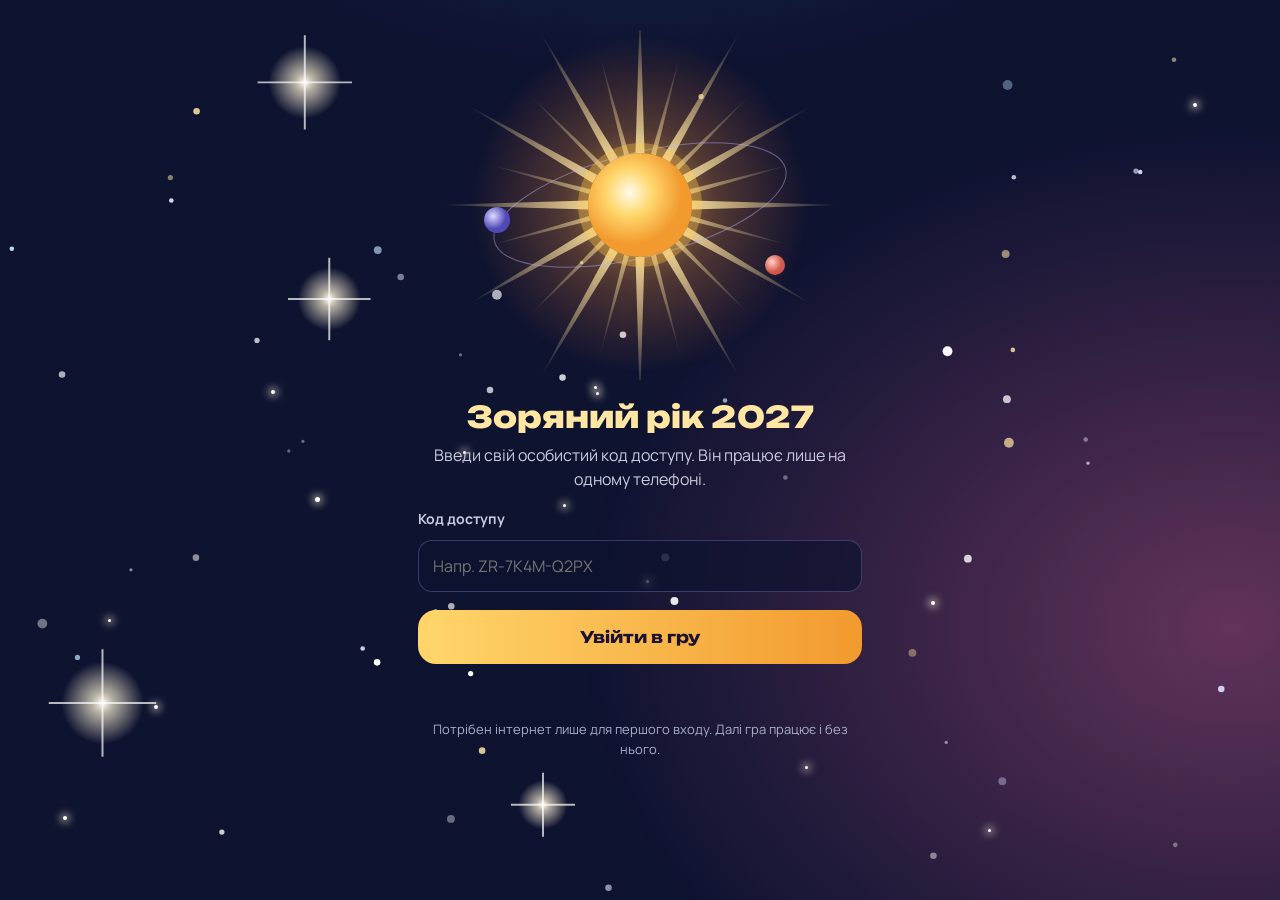
<file: index.html>
<!doctype html>
<html lang="uk">
<head>
<meta charset="utf-8">
<meta name="viewport" content="width=device-width, initial-scale=1, viewport-fit=cover">
<meta name="theme-color" content="#0E1330">
<meta name="apple-mobile-web-app-capable" content="yes">
<meta name="apple-mobile-web-app-title" content="Зоряний рік">
<title>Зоряний рік 2027</title>
<link rel="manifest" href="manifest.json">
<link rel="icon" href="icon-192.png">
<link rel="apple-touch-icon" href="icon-192.png">
<link rel="preconnect" href="https://fonts.googleapis.com">
<link rel="stylesheet" href="https://fonts.googleapis.com/css2?family=Unbounded:wght@500;700;800&family=Manrope:wght@400;600;700;800&display=swap">
<link rel="stylesheet" href="style.css">
</head>
<body>
<div id="sky"></div>
<div id="app"></div>
<script src="data.js"></script>
<script src="app.js"></script>
</body>
</html>
</file>
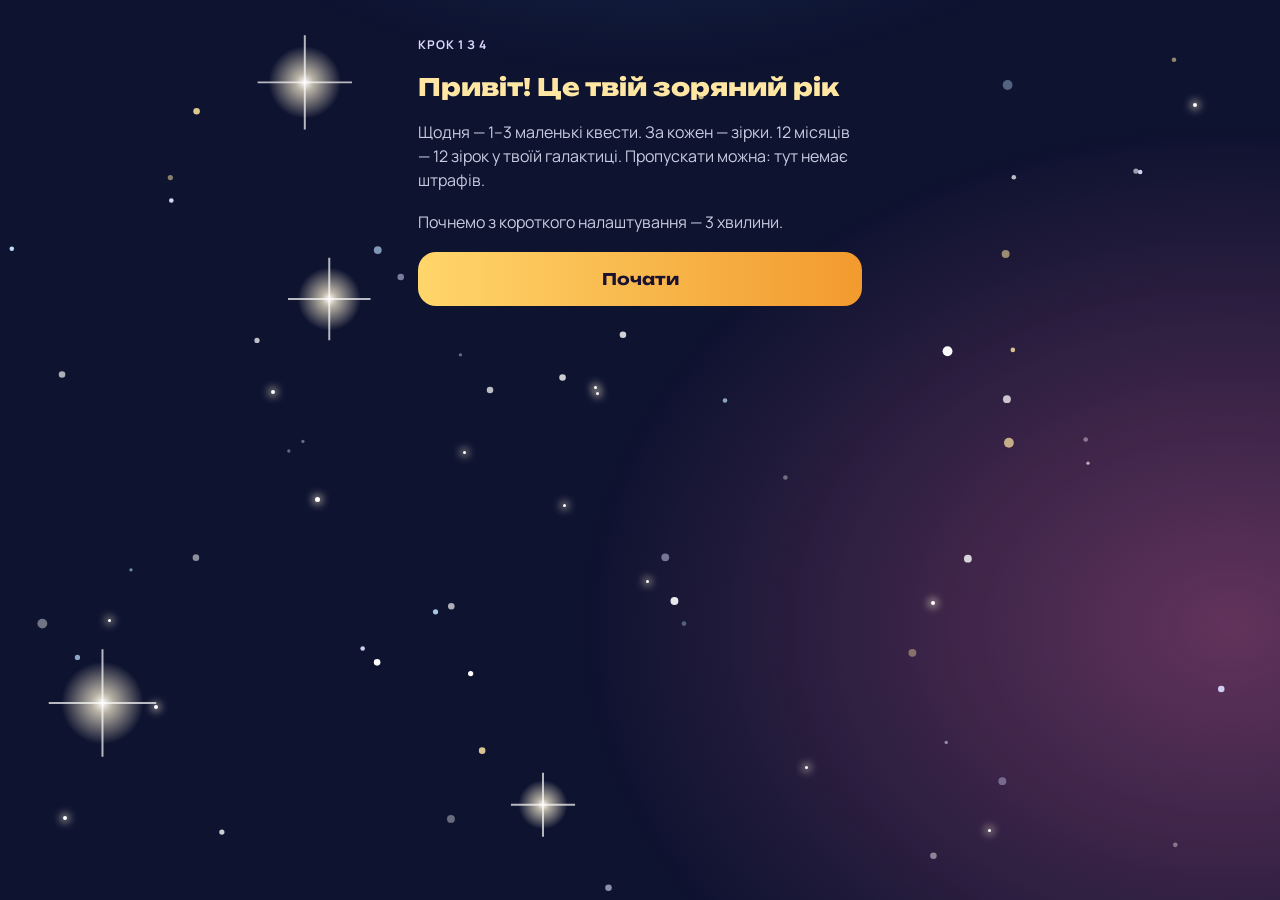
<file: demo.html>
<!doctype html>
<html lang="uk">
<head>
<meta charset="utf-8">
<meta name="viewport" content="width=device-width, initial-scale=1, viewport-fit=cover">
<meta name="theme-color" content="#0E1330">
<title>Зоряний рік 2027 — демо гри</title>
<link rel="preconnect" href="https://fonts.googleapis.com">
<link rel="stylesheet" href="https://fonts.googleapis.com/css2?family=Unbounded:wght@500;700;800&family=Manrope:wght@400;600;700;800&display=swap">
<style>
:root{--bg:#0E1330;--card:rgba(23,29,69,.78);--line:rgba(185,180,255,.25);--gold:#FFD66B;--gold2:#F29A2E;--pale:#FFE7A3;--txt:#F4F1EA;--mut:#C9CCE0;--dim:#A9AEC9}
*{box-sizing:border-box}
html,body{margin:0;background:var(--bg);color:var(--txt);font-family:Manrope,system-ui,sans-serif;-webkit-tap-highlight-color:transparent}
body{min-height:100vh;overflow-x:hidden}
#sky{position:fixed;inset:0;z-index:0;pointer-events:none;overflow:hidden}
#sky svg{width:100%;height:100%}
.tw{position:absolute;border-radius:50%;background:#fff;box-shadow:0 0 8px 2px rgba(255,244,214,.8);animation:twinkle 3s ease-in-out infinite}
#app{position:relative;z-index:1;max-width:480px;margin:0 auto;min-height:100vh;padding:calc(env(safe-area-inset-top) + 20px) 18px 104px}
h1,h2,h3{font-family:Unbounded,sans-serif;margin:0}
h1{font-size:24px;font-weight:800;color:var(--pale)}
h2{font-size:20px;font-weight:700;color:var(--pale)}
p{margin:0;line-height:1.5}
.eyebrow{font-size:12px;font-weight:700;letter-spacing:1px;text-transform:uppercase;color:#DCD9FF}
.mut{color:var(--mut)}.dim{color:var(--dim)}
.col{display:flex;flex-direction:column;gap:12px}
.row{display:flex;align-items:center;gap:10px}
.card{background:var(--card);border:1.5px solid var(--line);border-radius:20px;padding:16px}
.btn{display:flex;align-items:center;justify-content:center;min-height:54px;border-radius:18px;border:none;background:linear-gradient(90deg,var(--gold),var(--gold2));color:#1A1230;font-family:Unbounded,sans-serif;font-size:16px;font-weight:700;cursor:pointer;width:100%;padding:0 18px;text-decoration:none}
.btn.ghost{background:rgba(23,29,69,.6);border:1.5px solid #8F87F5;color:#DCD9FF;font-family:Manrope,sans-serif;font-size:15px}
.btn:disabled{opacity:.45}
input,textarea{width:100%;font-family:Manrope,sans-serif;font-size:16px;color:var(--txt);background:rgba(14,19,48,.7);border:1.5px solid var(--line);border-radius:14px;padding:14px;outline:none}
input:focus,textarea:focus{border-color:var(--gold)}
label{font-size:14px;font-weight:700;color:var(--mut)}
.pill{display:inline-flex;align-items:center;gap:8px;background:rgba(23,29,69,.85);border:1.5px solid rgba(255,214,107,.4);border-radius:999px;padding:6px 14px 6px 8px;font-weight:800;color:var(--gold)}
.bar{height:10px;border-radius:6px;background:rgba(37,43,92,.85);overflow:hidden}
.bar i{display:block;height:100%;background:linear-gradient(90deg,var(--gold),var(--gold2));border-radius:6px;transition:width .6s}
.quest{display:flex;align-items:center;gap:14px;min-height:78px;border-radius:20px;border:1.5px solid var(--line);background:var(--card);color:var(--txt);font-family:Manrope,sans-serif;text-align:left;padding:12px 16px;cursor:pointer;width:100%}
.quest.done{border-color:rgba(255,214,107,.6);background:rgba(255,214,107,.13)}
.qdot{flex-shrink:0;width:36px;height:36px;border-radius:50%;border:2px dashed currentColor;display:flex;align-items:center;justify-content:center}
.quest.done .qdot{border:none;background:radial-gradient(circle at 40% 40%,#FFFBEA,var(--gold) 55%,var(--gold2));box-shadow:0 0 16px rgba(255,201,77,.75);animation:pop .45s ease-out}
.qb{font-size:12px;font-weight:800;text-transform:uppercase;letter-spacing:.8px}
.qt{font-size:15px;font-weight:600;line-height:1.35}
.qp{flex-shrink:0;font-size:15px;font-weight:800;color:var(--gold)}
.energy{display:grid;grid-template-columns:repeat(3,minmax(0,1fr));gap:10px}
.energy button{display:flex;flex-direction:column;align-items:center;gap:8px;min-height:132px;border-radius:20px;border:1.5px solid rgba(185,180,255,.3);background:var(--card);color:var(--txt);font-family:Manrope,sans-serif;padding:14px 6px;cursor:pointer}
.energy button b{font-size:14px}.energy button span{font-size:12px;color:var(--mut)}
nav{position:fixed;left:0;right:0;bottom:0;z-index:5;display:flex;justify-content:center;padding:8px 10px calc(env(safe-area-inset-bottom) + 8px);background:linear-gradient(180deg,rgba(14,19,48,0),rgba(14,19,48,.95) 30%)}
nav .in{display:flex;gap:4px;max-width:460px;width:100%;background:rgba(23,29,69,.92);border:1.5px solid var(--line);border-radius:22px;padding:6px}
nav button{flex:1;display:flex;flex-direction:column;align-items:center;gap:3px;min-height:52px;border:none;background:none;color:var(--dim);font-family:Manrope,sans-serif;font-size:11px;font-weight:700;border-radius:16px;cursor:pointer}
nav button.on{background:rgba(255,214,107,.14);color:var(--gold)}
.gear{position:absolute;right:16px;top:calc(env(safe-area-inset-top) + 16px);width:44px;height:44px;border-radius:50%;border:1.5px solid var(--line);background:var(--card);color:var(--mut);display:flex;align-items:center;justify-content:center;cursor:pointer;z-index:3}
.boss{display:flex;align-items:center;gap:12px;background:linear-gradient(135deg,rgba(58,20,52,.85),rgba(23,29,69,.75));border:1.5px solid rgba(255,111,122,.35);border-radius:20px;padding:12px 16px 12px 8px}
.medals{display:grid;grid-template-columns:repeat(3,minmax(0,1fr));gap:8px}
.medal{display:flex;flex-direction:column;align-items:center;gap:4px;text-align:center;border-radius:16px;padding:10px 4px;background:rgba(20,26,61,.65);font-size:11px;font-weight:700;color:var(--dim)}
.medal.got{background:rgba(255,214,107,.12);color:var(--pale)}
.overlay{position:fixed;inset:0;z-index:20;display:flex;flex-direction:column;align-items:center;justify-content:center;gap:16px;padding:30px;text-align:center;background:radial-gradient(circle at 50% 38%,rgba(255,214,107,.5),rgba(14,19,48,0) 60%),#0E1330;animation:fadein .4s ease-out}
.overlay .rays{position:absolute;left:0;top:-60px;width:320px;height:320px;animation:spin 14s linear infinite;pointer-events:none}
.overlay>*:not(.rays){position:relative}
.toast{position:fixed;left:50%;bottom:110px;transform:translateX(-50%);z-index:30;background:rgba(23,29,69,.95);border:1.5px solid var(--gold);border-radius:14px;padding:12px 16px;font-weight:700;max-width:90%;animation:rise .4s ease-out}
.flystar{position:fixed;left:0;top:0;z-index:25;width:26px;height:26px;pointer-events:none;filter:drop-shadow(0 0 6px #FFD66B)}
.small{font-size:13px}
.link{background:none;border:none;color:var(--gold);font-family:Manrope,sans-serif;font-size:14px;font-weight:700;cursor:pointer;padding:8px;min-height:44px}
.range{width:100%;accent-color:#FFD66B}
.list{display:flex;flex-direction:column;gap:6px}
.list div{display:flex;justify-content:space-between;font-size:14px;padding:8px 0;border-bottom:1px solid rgba(185,180,255,.15)}
body.less *{animation:none!important;transition:none!important}
@keyframes twinkle{0%,100%{opacity:.15;transform:scale(.6)}50%{opacity:1;transform:scale(1.3)}}
@keyframes floaty{0%,100%{transform:translateY(0)}50%{transform:translateY(-8px)}}
@keyframes pop{0%{transform:scale(.3)}60%{transform:scale(1.35)}100%{transform:scale(1)}}
@keyframes shake{0%,100%{transform:translateX(0)}20%{transform:translateX(-7px) rotate(-4deg)}40%{transform:translateX(6px) rotate(3deg)}60%{transform:translateX(-4px)}80%{transform:translateX(3px)}}
@keyframes poof{0%{transform:scale(1);opacity:1}100%{transform:scale(2.2);opacity:0}}
@keyframes fadein{from{opacity:0}to{opacity:1}}
@keyframes spin{from{transform:rotate(0)}to{transform:rotate(360deg)}}
@keyframes rise{0%{transform:translateY(30px) scale(.7);opacity:0}100%{transform:translateY(0) scale(1);opacity:1}}
@keyframes raysSpin{from{transform:rotate(0)}to{transform:rotate(360deg)}}
.float{animation:floaty 4s ease-in-out infinite}
.sunrays{transform-origin:50% 50%;transform-box:fill-box;animation:raysSpin 60s linear infinite}
</style>
</head>
<body>
<div id="sky"></div>
<div id="app"></div>
<script>window.ZR_DEMO=true;</script>
<script>// Зоряний рік — банк квестів. 12 етапів по 30 днів; у кожного етапу свій бос.
// Гілки: calm (Спокій, 10 зірок), money (Стабільність, 15), conf (Впевненість, 20).
window.ZR_DATA = {
  stages: [
    { boss: 'Хаос', theme: 'Наводимо лад', color: '#7FB8FF',
      calm: [
        'Прибери одну поверхню — стіл, полицю чи підвіконня',
        '5 хвилин посиди в тиші, нічого не роблячи',
        'Випий склянку води повільно, без телефону',
        'Запиши все, що крутиться в голові, на один аркуш',
        'Виклади речі на завтра з вечора',
        'Видали 20 непотрібних фото з телефону',
        'Вийди на 10 хвилин на свіже повітря',
        'Поклади телефон в іншу кімнату на пів години',
        'Розбери одну шухляду',
        'Обери одну справу на завтра — головну',
        'Зроби 10 глибоких вдихів біля вікна',
        'Ляж спати на 20 хвилин раніше',
        'Вимкни сповіщення в одному застосунку',
        'Застели ліжко одразу після підйому',
        'Випиши 3 речі, за які вдячна сьогодні'
      ],
      money: [
        'Відклади 20 грн у свою скарбничку',
        'Запиши всі витрати за сьогодні',
        'Подивись, скільки грошей зараз на картці',
        'Випиши 3 витрати, без яких можна обійтись',
        'Знайди одну підписку, яка тобі не потрібна',
        'Склади список покупок перед магазином',
        'Порахуй, скільки витрачаєш на каву чи перекуси за тиждень',
        'Відклади 50 грн у скарбничку',
        'Запиши, на що хочеш накопичити цього року',
        'Перевір, чи немає забутих боргів або платежів',
        'Не купуй сьогодні нічого, крім необхідного',
        'Розбери гаманець: чеки, картки, дрібниці',
        'Запиши свій дохід за місяць однією цифрою',
        'Відклади 30 грн у скарбничку',
        'Знайди річ удома, яку можна продати'
      ],
      conf: [
        'Скажи «ні» тому, чого не хочеш',
        'Запиши одну річ, якою пишаєшся',
        'Зроби справу, яку відкладала понад тиждень',
        'Попроси про допомогу в одній дрібниці',
        'Подивись собі в очі в дзеркалі й скажи: «Я впораюсь»',
        'Запиши 3 свої сильні сторони',
        'Висловь свою думку, навіть якщо вона інша',
        'Зроби одну річ уперше',
        'Не вибачайся сьогодні без причини',
        'Подзвони людині, якій давно хотіла',
        'Запиши, чого ти навчилась за останній рік',
        'Прийми комплімент і просто скажи «дякую»',
        'Познач одну межу: що ти більше не терпітимеш',
        'Зроби фото, на якому ти собі подобаєшся',
        'Запиши мрію, про яку соромилась говорити'
      ]
    },
    { boss: 'Відкладу на потім', theme: 'Починаємо з малого', color: '#C9A7FF',
      calm: [
        'Зроби одну справу за 2 хвилини — одразу',
        'Пройдися 15 хвилин у своєму темпі',
        'Послухай одну улюблену пісню, нічого не роблячи',
        'Приготуй собі щось смачне просто так',
        'Розтягнись 5 хвилин після сну',
        'Напиши список «що мене виснажує»',
        'Вимкни новини на весь день',
        'Прийми теплий душ без поспіху',
        'Посиди 10 хвилин із чаєм біля вікна',
        'Попрощайся з однією справою, яку не будеш робити',
        'Почитай 10 сторінок книжки',
        'Зроби паузу на обід без телефону',
        'Запиши, що б ти зробила, якби мала вільний день',
        'Подбай про шкіру чи волосся 10 хвилин',
        'Ляж і полеж 5 хвилин із заплющеними очима'
      ],
      money: [
        'Відклади 20 грн у скарбничку',
        'Оплати один рахунок, який відкладала',
        'Порівняй ціну однієї покупки у двох місцях',
        'Запиши витрати за вчора',
        'Склади меню на 3 дні, щоб менше купувати',
        'Відклади 40 грн у скарбничку',
        'Відмовся від однієї спонтанної покупки',
        'Подивись, куди пішло найбільше грошей за тиждень',
        'Постав собі суму, яку хочеш відкласти за місяць',
        'Приготуй обід з того, що вже є вдома',
        'Перевір кешбек або бонуси в банку',
        'Відклади 25 грн у скарбничку',
        'Склади список того, що вже є, щоб не купувати двічі',
        'Запиши одну грошову звичку, яку хочеш змінити',
        'Відклади здачу або дрібні гроші'
      ],
      conf: [
        'Зроби перший крок у справі, яку відкладала',
        'Напиши повідомлення, яке давно хотіла написати',
        'Запиши свою ціль на місяць одним реченням',
        'Попроси те, що тобі потрібно, прямо',
        'Зроби щось, у чому ти не ідеальна, — і доведи до кінця',
        'Запиши, що ти зробила сьогодні добре',
        'Скажи комусь, що тобі не подобається, спокійно',
        'Дізнайся одну нову річ про те, що тебе цікавить',
        'Запишись туди, куди давно хотіла',
        'Похвали себе вголос за дрібницю',
        'Закінчи одну незавершену справу',
        'Обери одну справу і зроби її першою зранку',
        'Запиши, чого ти боїшся, і поруч — найменший крок',
        'Відмовся від однієї зайвої обіцянки',
        'Розкажи комусь про свою ціль'
      ]
    },
    { boss: 'Втома', theme: 'Повертаю собі сили', color: '#B9B4FF',
      calm: [
        'Ляж спати сьогодні до 23:00',
        'Полеж 20 хвилин удень без телефону',
        'Випий за день 6 склянок води',
        'Побудь на денному світлі хоча б 15 хвилин',
        'Поїж гаряче й без поспіху, сидячи за столом',
        'Віддай одну домашню справу комусь іншому',
        'Розімни шию й плечі 5 хвилин',
        'Відклади телефон за годину до сну',
        'Скажи вголос «я втомилась» — собі або комусь',
        'Провітри спальню перед сном',
        'Запиши, після чого сьогодні була найбільша втома',
        'Пропусти одну необов’язкову справу без докорів',
        'Зроби собі масаж рук або стоп із кремом',
        'Подрімай 20 хвилин, якщо є змога',
        'Прогуляйся 10 хвилин після вечері'
      ],
      money: [
        'Відклади 20 грн у скарбничку',
        'Приготуй їжу одразу на два дні, щоб не купувати готову',
        'Порахуй, скільки цього тижня пішло на доставку й готову їжу',
        'Відклади 35 грн у скарбничку',
        'Візьми з собою воду й перекус, щоб не купувати в дорозі',
        'Сплануй закупи на тиждень одним списком',
        'Запиши витрату, яка дратує тебе найбільше',
        'Відклади 50 грн у скарбничку',
        'Перевір, чи не переплачуєш за мобільний або інтернет',
        'Не заходь сьогодні в онлайн-магазини',
        'Порахуй, скільки коштує твій звичайний тиждень',
        'Відклади 25 грн у скарбничку',
        'Віддай або продай одну річ, яка лише займає місце',
        'Порівняй ціни на 3 продукти, які купуєш найчастіше',
        'Запиши витрати за сьогодні'
      ],
      conf: [
        'Попроси когось із рідних взяти на себе одну справу',
        'Відмовся від справи, на яку немає сил, без довгих пояснень',
        'Запиши 3 речі, які ти зробила цього тижня, попри втому',
        'Скажи «мені потрібен відпочинок» — і відпочинь',
        'Зроби одну справу так, як зручно тобі, а не «як треба»',
        'Перенеси одну зустріч, на яку немає сил',
        'Похвали себе за те, що тримаєшся',
        'Запиши, хто або що забирає в тебе найбільше сил',
        'Розподіли домашні обов’язки чесніше — хоча б одну справу',
        'Не відкривай робочі повідомлення ввечері',
        'Скажи собі: «Я маю право відпочити»',
        'Запиши одну річ, яка тебе справді заряджає',
        'Зроби сьогодні 15 хвилин чогось лише для себе',
        'Не виправдовуйся за те, що втомилась',
        'Сплануй один вихідний без справ'
      ]
    },
    { boss: 'Страх грошей', theme: 'Дивлюсь грошам в очі', color: '#7FE0B0',
      calm: [
        'Подихай: вдих на 4 рахунки, видих на 6 — десять разів',
        'Запиши одним реченням, що саме тебе лякає в грошах',
        'Пройдися 15 хвилин без навушників',
        'Згадай випадок, коли ти вже впоралась із грошовою скрутою',
        'Не читай сьогодні новин про ціни й курс',
        'Запиши 3 речі, які в тебе вже є і які тобі дорогі',
        'Посиди 5 хвилин у тиші, перш ніж відкрити банк',
        'Напиши собі: «Я вчуся керувати грошима, і це нормально»',
        'Спершу випий чаю, а тоді подивись на свої витрати',
        'Відклади грошові рішення на ранок, якщо ти втомлена',
        'Спокійно поговори з близькою людиною про гроші',
        'Запиши, що для тебе означає «достатньо грошей»',
        'Після оплати рахунків зроби щось, що тебе заспокоює',
        'Подякуй собі за кожну оплачену платіжку',
        'Уяви, як ти почуваєшся з подушкою на 3 місяці життя'
      ],
      money: [
        'Відкрий банк і подивись баланс — просто подивись',
        'Випиши всі обов’язкові щомісячні платежі',
        'Відклади 20 грн у скарбничку',
        'Порахуй мінімум, який тобі потрібен на місяць',
        'Створи окрему «банку» або рахунок для накопичень',
        'Відклади 40 грн у скарбничку',
        'Запиши всі борги й розстрочки в один список',
        'Почитай 10 хвилин про те, що таке ОВДП',
        'Переглянь виписку за минулий місяць',
        'Відклади 30 грн у скарбничку',
        'Запиши суму, яка дала б тобі спокій, — твою подушку',
        'Порахуй, за скільки місяців відкладеш першу тисячу',
        'Налаштуй автоматичне відкладання дрібної суми, якщо банк це вміє',
        'Відклади 50 грн у скарбничку',
        'Запиши витрати за сьогодні — без оцінок'
      ],
      conf: [
        'Назви вголос свій дохід без сорому',
        'Запитай про ціну, навіть якщо ніяково',
        'Попроси повернути гроші, які тобі винні',
        'Порахуй, скільки коштує година твоєї роботи',
        'Відмовся позичати, якщо тобі це не по силах',
        'Скажи спокійно: «Для мене це дорого»',
        'Запиши одну навичку, за яку тобі могли б платити',
        'Дізнайся, скільки платять за твою роботу в інших місцях',
        'Не соромся відкладати навіть 10 грн',
        'Запиши одну грошову ціль і дату, до якої її досягнеш',
        'Обговори спільний бюджет із партнером або рідними',
        'Відмовся від покупки «щоб не образити»',
        'Запиши свою найкращу грошову звичку',
        'Скажи собі: «Я заслуговую на гроші»',
        'Розкажи комусь, що почала відкладати'
      ]
    },
    { boss: 'Чужі очікування', theme: 'Живу своє життя', color: '#FF9EC4',
      calm: [
        'Запиши, що ти робиш лише тому, що «так треба»',
        'Проведи 30 хвилин так, як хочеш саме ти',
        'Відповідай у чатах тоді, коли зручно тобі, а не одразу',
        'Не заходь у соцмережі цього вечора',
        'Відпишись від акаунта, після якого тобі гірше',
        'Поснідай спокійно, ні під кого не підлаштовуючись',
        'Запиши, що подобається тобі, а не «всім»',
        'Побудь 10 хвилин наодинці',
        'Скажи собі: «Я не мушу всім подобатись»',
        'Одягни те, у чому тобі зручно, а не те, що «треба»',
        'Прогуляйся маршрутом, який обираєш сама',
        'Обери фільм чи музику лише для себе',
        'Запиши, чиї слова сьогодні тебе зачепили, — і відпусти їх',
        'Подаруй собі тихий вечір без гостей і дзвінків',
        'Зроби паузу, перш ніж погодитись на чуже прохання'
      ],
      money: [
        'Відклади 20 грн у скарбничку',
        'Не купуй сьогодні нічого «для статусу»',
        'Порахуй, скільки ти витрачаєш на подарунки, бо «так прийнято»',
        'Відклади 45 грн у скарбничку',
        'Заздалегідь встанови суму на подарунки до свят',
        'Відмовся скидатися на подарунок, якщо тобі це не по кишені',
        'Запиши одну річ, яку купила, щоб не відставати від інших',
        'Відклади 30 грн у скарбничку',
        'Перевір, чи не платиш за те, чим не користуєшся',
        'Запропонуй зустрітися вдома замість дорогого кафе',
        'Запиши, на що ти витрачаєш гроші з радістю',
        'Відклади 25 грн у скарбничку',
        'Скажи «я зараз відкладаю» замість «у мене немає грошей»',
        'Не порівнюй сьогодні свої покупки з чужими сторіз',
        'Запиши витрати за сьогодні'
      ],
      conf: [
        'Скажи «ні» одному незручному проханню',
        'Озвуч свою думку, навіть якщо інші думають інакше',
        'Запиши, якою ти хочеш бути, — без чужих «треба»',
        'Поясни свою відмову одним реченням, не більше',
        'Ухвали одне рішення, не питаючи порад',
        'Попроси, щоб тебе вислухали до кінця',
        'Запиши рішення, яке ти ухвалила сама і не шкодуєш',
        'Відмовся від однієї зустрічі «з ввічливості»',
        'Скажи близькій людині, чого ти насправді хочеш',
        'Покажи щось своє, не чекаючи схвалення',
        'Запиши 3 свої «хочу» на цей місяць',
        'Не відповідай на критику одразу — подумай до ранку',
        'Скажи «мені так зручніше» без вибачень',
        'Займися тим, що інші вважають «дурницею»',
        'Запиши, чиїх очікувань ти більше не виправдовуватимеш'
      ]
    },
    { boss: 'Самокритика', theme: 'Я на своєму боці', color: '#FFB37A',
      calm: [
        'Запиши, що суворе ти сказала собі сьогодні, і перепиши м’якше',
        'Знайди в дзеркалі 3 речі, які тобі в собі подобаються',
        'Зроби щось приємне для тіла: крем, ванна, масаж',
        'Переглянь фото, на яких ти щаслива',
        'Скажи собі те, що сказала б подрузі в такій ситуації',
        'Відпусти одну помилку: запиши її і закресли',
        'Не дивись сьогодні на чужі «ідеальні» життя в соцмережах',
        'Запиши, що ти зробила сьогодні, навіть найменше',
        'Поклади руку на серце й скажи: «Я в себе є»',
        'Коли хочеться себе сварити, зроби паузу на 5 хвилин',
        'Послухай спокійну музику перед сном',
        'Подякуй своєму тілу за одну річ',
        'Запиши, чого тебе навчила одна помилка',
        'Дозволь собі один «неідеальний» день',
        'Обійми себе перед сном'
      ],
      money: [
        'Відклади 20 грн у скарбничку — і похвали себе',
        'Запиши одну вдалу грошову дію цього місяця',
        'Не свари себе за минулі витрати — запиши, що зробиш інакше',
        'Відклади 35 грн у скарбничку',
        'Порахуй, скільки вже є у твоїй скарбничці',
        'Купи собі маленьку радість у межах бюджету',
        'Запиши витрати за сьогодні без докорів',
        'Відклади 50 грн у скарбничку',
        'Подумай, чи можна платити менше за один зі своїх платежів',
        'Порахуй, скільки ти зекономила цього місяця',
        'Відклади 25 грн у скарбничку',
        'Не купуй нічого, щоб «заїсти» поганий настрій',
        'Склади план, як зменшити одну дрібну витрату-звичку',
        'Запиши свою найкращу покупку року',
        'Відклади 40 грн у скарбничку'
      ],
      conf: [
        'Запиши 5 своїх досягнень за все життя',
        'Прийми комплімент без «та нічого особливого»',
        'Скажи вголос: «Я молодець, що…» — і закінчи речення',
        'Зроби справу на 70% і вважай її виконаною',
        'Попроси відгук у людини, яка тебе цінує',
        'Запиши одну рису, за яку тебе люблять',
        'Розкажи комусь про свій успіх, хоч і маленький',
        'Не вибачайся за свою зовнішність чи дім',
        'Запиши, що ти вмієш краще за багатьох',
        'Візьмися за справу, у якій можеш помилитися',
        'Похвали себе вголос за одну дію',
        'Створи в телефоні папку «Мої перемоги» і додай першу',
        'Напиши кілька рядків собі 10-річній',
        'Скажи «я впораюсь» перед складною справою',
        'Зроби те, що давно хотіла, але вважала «не для себе»'
      ]
    },
    { boss: 'Імпульсні покупки', theme: 'Купую свідомо', color: '#FFD66B',
      calm: [
        'Видали з телефону застосунок одного магазину',
        'Відпишись від однієї розсилки зі знижками',
        'Коли хочеться щось купити — спершу 10 повільних вдихів',
        'Запиши, що ти відчуваєш, коли хочеться купити',
        'Прогуляйся замість того, щоб гортати магазин',
        'Очисти кошик від усього, що лежить там понад тиждень',
        'Не відкривай маркетплейси після 21:00',
        'Знайди вдома річ, якою давно не користувалась, і порадій їй',
        'Займи руки: прибирання, рукоділля чи готування',
        'Вимкни сповіщення про акції від магазинів',
        'Сфотографуй свою шафу й подивись, що вже є',
        'Перед сном — 10 хвилин книжки замість стрічки',
        'Запиши, о котрій годині тобі найчастіше хочеться купувати',
        'Не йди в магазин голодною',
        'Подаруй собі безкоштовну радість: прогулянку, ванну, фільм'
      ],
      money: [
        'Почни список «Хочу» і чекай 30 днів перед кожною покупкою з нього',
        'Відклади 30 грн у скарбничку',
        'Порахуй, скільки пішло на імпульсні покупки за місяць',
        'Видали збережену картку з одного магазину',
        'Відклади в скарбничку суму покупки, від якої відмовилась',
        'Іди сьогодні в магазин лише зі списком',
        'Відклади 50 грн у скарбничку',
        'Поверни непотрібну покупку, якщо ще можна',
        'Порахуй, скільки годин роботи коштує річ, яку хочеш',
        'Відклади 20 грн у скарбничку',
        'Влаштуй день без жодних покупок',
        'Продай одну річ, яку купила й не носиш',
        'Запиши 3 речі, які купила й жодного разу не використала',
        'Відклади 40 грн у скарбничку',
        'Постав собі ліміт на дрібні покупки на тиждень'
      ],
      conf: [
        'Скажи продавцю «я подумаю» — і піди',
        'Не ведися на «знижка лише сьогодні» — вона повториться',
        'Запиши, чого ти справді хочеш, а не що рекламують',
        'Відмовся від «давай замовимо разом»',
        'Похвали себе за кожну непокупку',
        'Запиши, яку мрію наближаєш, коли не купуєш дрібниці',
        'Розкажи комусь про свій челендж без зайвих покупок',
        'Рішення про велику покупку ухвалюй лише через добу',
        'Скажи собі: «У мене вже достатньо»',
        'Запиши, що б ти купила, якби ніхто не бачив',
        'Вибери одну якісну річ замість трьох дешевих',
        'Відмовся від покупки, потрібної лише «для образу»',
        'Порадуйся речі, яку маєш давно',
        'Запиши, як ти почуваєшся без зайвої покупки',
        'Придумай своє правило покупок і запиши його'
      ]
    },
    { boss: 'Тривога', theme: 'Повертаю спокій', color: '#8FD3FF',
      calm: [
        'Назви 5 речей, які бачиш, 4 — які чуєш, 3 — яких торкаєшся',
        'Подихай животом 3 хвилини',
        'Випиши всі тривоги на аркуш і склади його',
        'Читай новини лише один раз за день',
        'Завари теплий чай і випий його повільно',
        'Вийди надвір і подивись на небо',
        'Склади план на завтра — голові стане легше',
        'Заряди павербанк і поклади ліхтарик на видне місце',
        'Послухай 10 хвилин звуки природи',
        'Поговори з людиною, яка тебе заспокоює',
        'Запиши, що з того, що тривожить, ти можеш змінити',
        'Вимкни екрани за 30 хвилин до сну',
        'Прийми теплий душ і уяви, як тривога стікає з водою',
        'Обійми когось або щось тепле: людину, кота, ковдру',
        'Скажи собі: «Зараз я в безпеці»'
      ],
      money: [
        'Відклади 20 грн у скарбничку',
        'Склади список найнеобхіднішого на час відключень',
        'Запиши суму на місяць, нижче якої тобі тривожно',
        'Відклади 40 грн у скарбничку',
        'Перевір, що всі платежі цього місяця заплановані',
        'Тримай удома трохи готівки на випадок без зв’язку',
        'Відклади 30 грн у скарбничку',
        'Запиши план, що робитимеш, якщо дохід зменшиться',
        'Порахуй, на скільки днів вистачить твоєї подушки',
        'Відклади 50 грн у скарбничку',
        'Склади меню з того, що вже є в шафі',
        'Не роби сьогодні великих покупок на емоціях',
        'Запиши одне додаткове джерело доходу, яке могла б спробувати',
        'Відклади 25 грн у скарбничку',
        'Перевір терміни дії карток і документів'
      ],
      conf: [
        'Зроби маленький крок у справі, якої боялась',
        'Запиши найгірший сценарій і поруч — що ти тоді зробиш',
        'Попроси підтримки в людини, якій довіряєш',
        'Скажи: «Я не знаю, але розберуся»',
        'Запиши 3 складні ситуації, з якими ти вже впоралась',
        'Подзвони замість того, щоб писати, якщо давно відкладала',
        'Ухвали сьогодні одне рішення без нескінченних роздумів',
        'Відмовся від розмови, яка тебе виснажує',
        'Запишись до лікаря, якщо давно відкладала',
        'Запиши, що допомагає тобі швидше заспокоїтись',
        'Скажи «стоп» тривожній думці й перемкнись на дію',
        'Розкажи комусь про свою тривогу вголос',
        'Зроби щось нове, навіть якщо трохи страшно',
        'Запиши, що в тебе добре виходить, коли ти спокійна',
        'Похвали себе за те, що встала й діяла'
      ]
    },
    { boss: 'Перфекціонізм', theme: 'Достатньо добре', color: '#E8A0FF',
      calm: [
        'Залиш одну справу недоробленою — і нічого не станеться',
        'Прибирай лише 10 хвилин, а не весь дім',
        'Приготуй найпростішу вечерю і не переймайся',
        'Запиши, що ти робиш «ідеально», хоча можна простіше',
        'Відпочинь ще до того, як усе зроблено',
        'Зроби фото без фільтрів і не видаляй його',
        'Скороти список справ на завтра вдвічі',
        'Подивись фільм, не відповідаючи на повідомлення',
        'Скажи собі: «Достатньо добре — це добре»',
        'Коли хочеться все переробити, подихай 5 хвилин',
        'Відпусти одну справу, яку можна не робити взагалі',
        'Почни день без плану на першу годину',
        'Зроби щось руками заради процесу: малюнок, тісто, вишивку',
        'Порахуй, скільки часу забирає «довести до ідеалу»',
        'Лягай спати, навіть якщо не все встигла'
      ],
      money: [
        'Відклади 20 грн у скарбничку — навіть мало це добре',
        'Не шукай годинами «ідеальну» ціну — купи за нормальною',
        'Запиши витрати приблизно, без точності до гривні',
        'Відклади 35 грн у скарбничку',
        'Відкладай, навіть якщо сума здається смішною',
        'Обери простий спосіб обліку, який справді вестимеш',
        'Відклади 45 грн у скарбничку',
        'Запиши, на чому переплачуєш через бажання «найкращого»',
        'Відмовся від дорогої речі «для ідеального образу»',
        'Відклади 25 грн у скарбничку',
        'Прибери з бюджету одну зайву категорію',
        'Запиши витрату, де звичайна якість цілком підходить',
        'Відклади 50 грн у скарбничку',
        'Запиши витрати за сьогодні — як вийде',
        'Порадуйся тому, що вже накопичила, без слова «мало»'
      ],
      conf: [
        'Надішли повідомлення, не перечитуючи його п’ять разів',
        'Покажи комусь незавершену роботу',
        'Запиши помилку, яка насправді нічого не зіпсувала',
        'Почни справу, не чекаючи «ідеального моменту»',
        'Скажи «я не знаю» без сорому',
        'Попроси допомоги, навіть якщо можеш сама',
        'Здай роботу вчасно, а не ідеально',
        'Запиши, що б ти зробила, якби не боялась помилитися',
        'Спробуй щось нове й дозволь собі зробити це погано',
        'Доручи одну справу іншому й не переробляй за ним',
        'Похвали себе за процес, а не за результат',
        'Запиши одну річ, яку ти вже вмієш «досить добре»',
        'Опублікуй фото чи допис без довгого редагування',
        'Скажи «так, це моє» про свою неідеальну роботу',
        'Запиши, що для тебе означає «достатньо»'
      ]
    },
    { boss: 'Невпевненість', theme: 'Вірю в себе', color: '#FF8A7A',
      calm: [
        'Пройдися 10 хвилин із прямою спиною',
        'Запиши 3 речі, які тобі вдалися цього тижня',
        'Одягни те, у чому почуваєшся найкраще',
        'Постій 2 хвилини в «позі сили»: руки на поясі, підборіддя вгору',
        'Послухай пісню, під яку відчуваєш себе сильною',
        'Зроби щось приємне для себе без приводу',
        'Запиши, що кажуть про тебе люди, які тебе люблять',
        'Прибери одну річ, яка нагадує про погане',
        'Переглянь старі фото й порадій, як ти виросла',
        'Запиши фразу свого внутрішнього критика — і закресли',
        'Зроби зачіску чи макіяж просто для себе',
        'Усміхнись собі в дзеркалі',
        'Назви свою силу одним словом і запиши',
        'Проведи вечір із людиною, з якою ти справжня',
        'Скажи перед сном: «Я пишаюся собою»'
      ],
      money: [
        'Відклади 20 грн у скарбничку',
        'Запиши, скільки хочеш заробляти через рік',
        'Знайди один курс чи навичку, що може підняти твій дохід',
        'Відклади 40 грн у скарбничку',
        'Запиши 3 речі, за які тобі можуть платити',
        'Онови резюме або опис своїх послуг',
        'Відклади 30 грн у скарбничку',
        'Порахуй свій реальний дохід за рік',
        'Сплануй розмову про підвищення або нову ціну на свою роботу',
        'Відклади 50 грн у скарбничку',
        'Знайди людину, яка заробляє на тому, що вмієш ти',
        'Подивись, скільки ти вже відклала з початку гри',
        'Відклади 25 грн у скарбничку',
        'Запиши витрати за сьогодні',
        'Сплануй, куди підуть твої перші 5000 грн накопичень'
      ],
      conf: [
        'Заговори першою з новою людиною',
        'Скажи хоч одне речення на зустрічі чи в розмові',
        'Дивись співрозмовнику в очі',
        'Запиши, що ти зробила вперше цього року',
        'Скажи «я хочу» замість «можна я…»',
        'Візьми на себе маленьку відповідальність, якої раніше уникала',
        'Запиши 5 причин, чому ти досягнеш своєї цілі',
        'Відстоюй свою думку спокійно, без крику',
        'Зроби дзвінок, якого боїшся',
        'Покажи комусь свою роботу чи хобі',
        'Запиши комплімент, який тобі зробили, і перечитай',
        'В одній ситуації відмовся бути «зручною»',
        'Запишись на щось нове: курс, гурток, тренування',
        'Скажи «я це вмію» про те, що справді вмієш',
        'Запиши, якою ти будеш через рік'
      ]
    },
    { boss: 'Хаос у грошах', theme: 'Гроші під контролем', color: '#9FE870',
      calm: [
        'Розбери одну шухляду з документами чи чеками',
        'Поклади всі картки в одне місце',
        'Внеси дати всіх платежів у календар',
        'Видали банківські застосунки, якими не користуєшся',
        'Зроби одну грошову справу, яку відкладала, — і видихни',
        'Переглянь пошту й повідомлення від банку',
        'Наведи лад у гаманці й сумці',
        'Сплануй покупки на тиждень за 10 хвилин',
        'Заведи папку для чеків і гарантій',
        'Після грошових справ відпочинь — ти заслужила',
        'Запиши, яка грошова справа напружує тебе найбільше',
        'Перевір, чи надійні паролі до банку',
        'Розклади гроші по «конвертах»: їжа, дім, я',
        'Запиши 3 грошові справи на тиждень — і не тримай їх у голові',
        'Подякуй собі за порядок у грошах'
      ],
      money: [
        'Запиши всі свої джерела доходу',
        'Розділи витрати на «обов’язкові» і «бажані»',
        'Відклади 30 грн у скарбничку',
        'Порахуй витрати за місяць по кожній категорії',
        'Оплати один рахунок раніше строку',
        'Відклади 50 грн у скарбничку',
        'Відкрий окремий рахунок або «банку» під одну ціль',
        'Склади бюджет на наступний місяць',
        'Відклади 20 грн у скарбничку',
        'Знайди регулярну витрату, яку можна зменшити',
        'Запиши, скільки ще маєш віддати за боргами, і план',
        'Відклади 40 грн у скарбничку',
        'Постав нагадування про оплату комуналки',
        'Подивись, скільки ти накопичила з початку гри',
        'Запиши витрати за сьогодні'
      ],
      conf: [
        'Відкрито поговори про гроші з партнером чи рідними',
        'Попроси знижку або кращі умови',
        'Відмовся від фінансової допомоги, якої не можеш собі дозволити',
        'Запиши своє грошове правило на рік',
        'Скажи: «Я сама керую своїми грошима»',
        'Подзвони в банк чи сервіс і розберись з одним питанням',
        'Запиши свою найбільшу грошову перемогу',
        'Поясни рідним, навіщо ти відкладаєш',
        'Ухвали одне фінансове рішення й не відкладай його',
        'Дізнайся одну річ про пільги чи виплати, що тебе стосуються',
        'Попроси повернути переплату або кешбек',
        'Запиши, як змінилось твоє ставлення до грошей',
        'Не виправдовуйся за свої витрати перед іншими',
        'Скажи «ні» кредиту, який тобі не потрібен',
        'Поділись грошовим лайфхаком із подругою'
      ]
    },
    { boss: 'Вигорання', theme: 'Фініш із любов’ю до себе', color: '#FFC9E8',
      calm: [
        'Зроби сьогодні на одну справу менше',
        'Проведи годину без екранів',
        'У вихідний поспи стільки, скільки хочеться',
        'Сходи туди, де тобі добре: парк, кав’ярня, річка',
        'Запиши, що тебе виснажувало цього року',
        'Запиши, що тебе наповнювало цього року',
        'Скасуй одну неважливу справу',
        'Приготуй улюблену страву з дитинства',
        'Подивись затишний фільм під ковдрою',
        'Годину не відповідай на повідомлення',
        'Зроби довгу прогулянку без мети',
        'Влаштуй ванну або довгий душ з улюбленим ароматом',
        'Склади список «що мене відновлює» і повісь на видному місці',
        'Дозволь собі 30 хвилин нічого не робити',
        'Ляж спати рано — без жодного почуття провини'
      ],
      money: [
        'Відклади 20 грн у скарбничку',
        'Подаруй собі одну заплановану радість із накопиченого',
        'Порахуй, скільки ти відклала за весь рік',
        'Відклади 50 грн у скарбничку',
        'Запиши свою грошову ціль на наступний рік',
        'Сплануй бюджет свят так, щоб обійтися без боргів',
        'Відклади 30 грн у скарбничку',
        'Запиши 3 грошові звички, які ти виробила цього року',
        'Перевір, які підписки продовжаться наступного року',
        'Відклади 40 грн у скарбничку',
        'Запиши, на чому ти зекономила найбільше за рік',
        'Виріши, куди покласти накопичене: подушка, ціль чи ОВДП',
        'Відклади 25 грн у скарбничку',
        'Запиши витрати за сьогодні',
        'Подякуй собі за кожну відкладену гривню'
      ],
      conf: [
        'Скажи «ні» додатковій роботі, якщо немає сил',
        'Запиши 10 своїх перемог цього року',
        'Подякуй людині, яка підтримувала тебе весь рік',
        'Попроси час для себе — і візьми його',
        'Запиши, якою ти стала за цей рік',
        'Відмовся від однієї обіцянки, яку не хочеш виконувати',
        'Скажи рідним, що тобі потрібен відпочинок',
        'Запиши, чого ти більше не робитимеш наступного року',
        'Похвали себе вголос за весь рік',
        'Розкажи комусь про свою зоряну гру і свої результати',
        'Запиши 3 мрії на наступний рік',
        'Відпусти одну образу цього року',
        'Запиши пораду, яку дала б собі на початку гри',
        'Зроби одну річ, яка лякала тебе на початку року',
        'Скажи собі: «Я дійшла до кінця. Я — Зіркова»'
      ]
    }
  ],
  hard: [
    'Випий чаю і видихни. Сьогодні цього достатньо',
    'Полеж 5 хвилин і просто подихай',
    'Напиши одне слово про свій день',
    'Обійми себе або когось близького',
    'Відкрий вікно й подихай свіжим повітрям',
    'Скажи собі: «Я роблю, що можу, і це нормально»',
    'Випий склянку води',
    'Ляж спати раніше без жодних справ',
    'Подивись на небо хоча б хвилину',
    'Відклади телефон і заплющ очі на 3 хвилини'
  ],
  ranks: [
    { name: 'Мрійниця', need: 0 },
    { name: 'Мандрівниця', need: 150 },
    { name: 'Дослідниця', need: 500 },
    { name: 'Пілотка', need: 1000 },
    { name: 'Капітанка', need: 1700 },
    { name: 'Командорка', need: 2600 },
    { name: 'Зіркова', need: 3650 }
  ],
  medals: [
    { id: 'first', name: 'Перший квест' },
    { id: 'q50', name: '50 квестів' },
    { id: 'q200', name: '200 квестів' },
    { id: 'd7', name: '7 днів у грі' },
    { id: 'd30', name: '30 днів у грі' },
    { id: 'hard', name: 'Важкий день — не здалась' },
    { id: 'boss', name: 'Перемогла боса' },
    { id: 'boss3', name: '3 боси переможено' },
    { id: 's100', name: 'Перші 100 грн' },
    { id: 's1000', name: 'Подушка 1000 грн' },
    { id: 's5000', name: 'Подушка 5000 грн' },
    { id: 'no', name: 'Сказала «ні»' },
    { id: 'joy10', name: '10 радощів у банці' },
    { id: 'own', name: 'Свій квест' },
    { id: 'month', name: 'Перший місяць пройдено' },
    { id: 'r3', name: 'Дослідниця' },
    { id: 'r5', name: 'Капітанка' },
    { id: 'r7', name: 'Зіркова' }
  ]
};
</script>
<script>(function () {
'use strict';
var D = window.ZR_DATA;
var KEY = window.ZR_DEMO ? 'zr2027demo' : 'zr2027';
var qs = new URLSearchParams(location.search);
var API = qs.get('api') || window.ZR_API || 'https://hometechua.com.ua/zr-api';
var PTS = { calm: 10, money: 15, conf: 20 };
var BR = { calm: 'Спокій', money: 'Стабільність', conf: 'Впевненість' };
var BOSS_HP = 15;
var MONTHS = ['Січ','Лют','Бер','Кві','Тра','Чер','Лип','Сер','Вер','Жов','Лис','Гру'];
var STAR = 'M12 2l2.9 6.6 7.1.6-5.4 4.7 1.6 7-6.2-3.7-6.2 3.7 1.6-7L2 9.2l7.1-.6z';

// ---------- state ----------
function blank() {
  return { v: 1, act: null, setup: null, days: {}, savings: [], joys: [], monthEnds: {}, bosses: {}, medals: {}, settings: { less: false }, final: null, tab: 'today', updated: 0 };
}
var S;
try { S = JSON.parse(localStorage.getItem(KEY)) || blank(); } catch (e) { S = blank(); }
if (!window.ZR_DEMO && S.act && !/^ZR-/.test(S.act.code || '')) { S.act = null; }
var syncTimer = null;
function save(noSync) {
  S.updated = Date.now();
  try { localStorage.setItem(KEY, JSON.stringify(S)); } catch (e) {}
  if (!noSync) { clearTimeout(syncTimer); syncTimer = setTimeout(sync, 2500); }
}

// ---------- dates ----------
function todayKey() {
  var o = qs.get('today');
  if (o && /^\d{4}-\d{2}-\d{2}$/.test(o)) { return o; }
  var d = new Date();
  return d.getFullYear() + '-' + pad(d.getMonth() + 1) + '-' + pad(d.getDate());
}
function pad(n) { return (n < 10 ? '0' : '') + n; }
function dnum(k) { var p = k.split('-'); return Math.round(Date.UTC(+p[0], +p[1] - 1, +p[2]) / 864e5); }
function dayIndex() { return S.setup ? Math.max(0, dnum(todayKey()) - dnum(S.setup.start)) : 0; }
function stageOf(di) { return Math.min(11, Math.floor(di / 30)); }
function stageInfo(s) { return D.stages[Math.min(s, D.stages.length - 1)]; }
function monthLabel(s) {
  var p = S.setup.start.split('-');
  var m = (+p[1] - 1 + s) % 12;
  return MONTHS[m];
}

// ---------- score ----------
function dayStars(d) {
  var t = 0;
  (d.done || []).forEach(function (id) { t += PTS[id.split(':')[0]] || 0; });
  if (d.hardDone) { t += 10; }
  if (d.own && d.own.done) { t += 15; }
  return t;
}
function totalStars() {
  var t = 0;
  Object.keys(S.days).forEach(function (k) { t += dayStars(S.days[k]); });
  t += Object.keys(S.monthEnds).length * 50;
  t += Object.keys(S.bosses).length * 50;
  return t;
}
function rankOf(st) { var r = 0; D.ranks.forEach(function (x, i) { if (st >= x.need) { r = i; } }); return r; }
function bossHits(s) {
  var hits = 0;
  Object.keys(S.days).forEach(function (k) {
    var di = dnum(k) - dnum(S.setup.start);
    if (stageOf(di) !== s || di < 0) { return; }
    var d = S.days[k];
    (d.done || []).forEach(function (id) { if (id.indexOf('calm:') === 0) { hits++; } });
    if (d.hardDone) { hits++; }
  });
  return Math.min(BOSS_HP, hits);
}
function countQuests() { var n = 0; Object.keys(S.days).forEach(function (k) { n += (S.days[k].done || []).length; }); return n; }
function savedTotal() { return S.savings.reduce(function (a, x) { return a + x.a; }, 0); }

function checkMedals() {
  var got = [];
  function g(id, cond) { if (cond && !S.medals[id]) { S.medals[id] = todayKey(); got.push(id); } }
  var q = countQuests(), days = Object.keys(S.days).filter(function (k) { return dayStars(S.days[k]) > 0; }).length;
  var st = totalStars(), r = rankOf(st), sv = savedTotal();
  g('first', q >= 1); g('q50', q >= 50); g('q200', q >= 200);
  g('d7', days >= 7); g('d30', days >= 30);
  g('hard', Object.keys(S.days).some(function (k) { return S.days[k].hardDone; }));
  g('boss', Object.keys(S.bosses).length >= 1); g('boss3', Object.keys(S.bosses).length >= 3);
  g('s100', sv >= 100); g('s1000', sv >= 1000); g('s5000', sv >= 5000);
  g('no', Object.keys(S.days).some(function (k) { return (S.days[k].doneText || []).some(function (t) { return t.indexOf('«ні»') >= 0; }); }));
  g('joy10', S.joys.length >= 10);
  g('own', Object.keys(S.days).some(function (k) { return S.days[k].own && S.days[k].own.done; }));
  g('month', Object.keys(S.monthEnds).length >= 1);
  g('r3', r >= 2); g('r5', r >= 4); g('r7', r >= 6);
  return got;
}
function checkBoss() {
  var s = stageOf(dayIndex());
  if (!S.bosses[s] && bossHits(s) >= BOSS_HP) { S.bosses[s] = todayKey(); return s; }
  return -1;
}

// ---------- today's quests ----------
function today() {
  var k = todayKey();
  if (!S.days[k]) { S.days[k] = { energy: 0, done: [], doneText: [] }; }
  return S.days[k];
}
function questsFor(energy) {
  var di = dayIndex(), s = stageOf(di), info = stageInfo(s), dis = di % 30;
  var seed = (dis * 7 + s * 3);
  var list = [];
  function pick(br, off) { var arr = info[br]; var i = (seed + off) % arr.length; list.push({ id: br + ':' + s + ':' + i, br: br, text: arr[i], pts: PTS[br] }); }
  if (energy >= 1) { pick('calm', 0); }
  if (energy === 2) { pick(dis % 2 ? 'money' : 'conf', 1); }
  if (energy >= 3) { pick('money', 1); pick('conf', 2); }
  return list;
}

// ---------- art ----------
function rng(seed) { var x = seed % 2147483647; if (x <= 0) { x += 2147483646; } return function () { x = x * 16807 % 2147483647; return (x - 1) / 2147483646; }; }
function drawSky(seed) {
  var r = rng(seed * 97 + 13), W = 390, H = 844, o = [];
  o.push('<svg viewBox="0 0 390 844" preserveAspectRatio="xMidYMid slice" aria-hidden="true"><defs>');
  [['a', '#7B5CFF', .55], ['b', '#FF6FAE', .35], ['c', '#3FA9F5', .35]].forEach(function (n) {
    o.push('<radialGradient id="n' + n[0] + '"><stop offset="0" stop-color="' + n[1] + '" stop-opacity="' + n[2] + '"/><stop offset="1" stop-color="' + n[1] + '" stop-opacity="0"/></radialGradient>');
  });
  o.push('<radialGradient id="sg"><stop offset="0" stop-color="#fff"/><stop offset=".25" stop-color="#FFF4D6" stop-opacity=".7"/><stop offset="1" stop-color="#FFF4D6" stop-opacity="0"/></radialGradient></defs>');
  ['a', 'b', 'c'].forEach(function (n) { o.push('<ellipse cx="' + (r() * W) + '" cy="' + (r() * H) + '" rx="' + (180 + r() * 60) + '" ry="' + (130 + r() * 60) + '" fill="url(#n' + n + ')"/>'); });
  var cols = ['#fff', '#fff', '#fff', '#DCD9FF', '#FFE7A3', '#BFE3FF'];
  for (var i = 0; i < 170; i++) { o.push('<circle cx="' + (r() * W).toFixed(1) + '" cy="' + (r() * H).toFixed(1) + '" r="' + [0.5, 0.7, 0.8, 1, 1, 1.2, 1.5][Math.floor(r() * 7)] + '" fill="' + cols[Math.floor(r() * 6)] + '" opacity="' + (0.35 + r() * 0.65).toFixed(2) + '"/>'); }
  for (i = 0; i < 6; i++) { var x = 15 + r() * 360, y = 15 + r() * 814, s = 7 + r() * 6; o.push('<circle cx="' + x + '" cy="' + y + '" r="' + s + '" fill="url(#sg)"/><path d="M' + x + ' ' + (y - s * 1.3) + 'V' + (y + s * 1.3) + 'M' + (x - s * 1.3) + ' ' + y + 'H' + (x + s * 1.3) + '" stroke="#fff" stroke-width=".6" opacity=".7"/>'); }
  o.push('</svg>');
  for (i = 0; i < 14; i++) { var sz = [3, 3, 4, 5][Math.floor(r() * 4)]; o.push('<div class="tw" style="left:' + (r() * 100).toFixed(1) + '%;top:' + (r() * 100).toFixed(1) + '%;width:' + sz + 'px;height:' + sz + 'px;animation-duration:' + (1.8 + r() * 1.8).toFixed(1) + 's;animation-delay:' + (r() * 3).toFixed(1) + 's"></div>'); }
  document.getElementById('sky').innerHTML = o.join('');
}
function sunArt() {
  var cx = 195, cy = 175, o = ['<svg role="img" aria-label="Сонце з променями" viewBox="0 0 390 350" style="width:100%;max-width:390px;display:block;margin:0 auto"><defs>',
    '<radialGradient id="sc" cx=".4" cy=".38"><stop offset="0" stop-color="#FFFBEA"/><stop offset=".45" stop-color="#FFD66B"/><stop offset="1" stop-color="#F29A2E"/></radialGradient>',
    '<radialGradient id="co"><stop offset="0" stop-color="#FFC94D" stop-opacity=".75"/><stop offset=".45" stop-color="#FF9A3C" stop-opacity=".28"/><stop offset="1" stop-color="#FF7A3C" stop-opacity="0"/></radialGradient>',
    '<linearGradient id="ry"><stop offset="0" stop-color="#FFE7A3" stop-opacity=".95"/><stop offset="1" stop-color="#FFE7A3" stop-opacity="0"/></linearGradient>',
    '<radialGradient id="p1" cx=".35" cy=".35"><stop offset="0" stop-color="#DCD9FF"/><stop offset="1" stop-color="#5149B8"/></radialGradient>',
    '<radialGradient id="p2" cx=".35" cy=".35"><stop offset="0" stop-color="#FFD0C8"/><stop offset="1" stop-color="#D2564A"/></radialGradient></defs>',
    '<circle cx="' + cx + '" cy="' + cy + '" r="170" fill="url(#co)"/><g class="sunrays">'];
  for (var i = 0; i < 24; i++) { var L = i % 2 ? 105 : 150, w = i % 2 ? 5 : 9; o.push('<path transform="translate(' + cx + ' ' + cy + ') rotate(' + (i * 15) + ')" d="M52 ' + (-w / 2) + 'L' + (52 + L) + ' 0L52 ' + (w / 2) + 'Z" fill="url(#ry)" opacity="' + (i % 2 ? .65 : .9) + '"/>'); }
  o.push('</g><ellipse cx="' + cx + '" cy="' + cy + '" rx="150" ry="52" fill="none" stroke="#B9B4FF" opacity=".45" transform="rotate(-14 ' + cx + ' ' + cy + ')"/>');
  o.push('<circle cx="' + cx + '" cy="' + cy + '" r="62" fill="#FFC94D" opacity=".35"/><circle cx="' + cx + '" cy="' + cy + '" r="52" fill="url(#sc)"/>');
  o.push('<circle cx="52" cy="190" r="13" fill="url(#p1)"/><circle cx="330" cy="235" r="10" fill="url(#p2)"/></svg>');
  return o.join('');
}
function moonIcon(t) {
  if (t === 1) { return '<svg width="44" height="44" viewBox="0 0 44 44" aria-hidden="true"><circle cx="22" cy="22" r="16" fill="#DCD9FF"/><circle cx="29" cy="17" r="15" fill="#151B45"/></svg>'; }
  if (t === 2) { return '<svg width="44" height="44" viewBox="0 0 44 44" aria-hidden="true"><circle cx="22" cy="22" r="16" fill="#3A4170"/><path d="M22 6A16 16 0 0 1 22 38Z" fill="#DCD9FF"/></svg>'; }
  return '<svg width="44" height="44" viewBox="0 0 44 44" aria-hidden="true"><g stroke="#FFD66B" stroke-width="2.5" stroke-linecap="round"><path d="M22 2v6M22 36v6M2 22h6M36 22h6M7.9 7.9l4.2 4.2M31.9 31.9l4.2 4.2M7.9 36.1l4.2-4.2M31.9 12.1l4.2-4.2"/></g><circle cx="22" cy="22" r="10" fill="#FFD66B"/></svg>';
}
function planetArt(color) {
  return '<svg class="float" width="84" height="72" viewBox="0 0 112 96" aria-hidden="true"><defs><radialGradient id="qp" cx=".35" cy=".3"><stop offset="0" stop-color="#F2F0FF"/><stop offset=".45" stop-color="' + color + '"/><stop offset="1" stop-color="#2E2880"/></radialGradient><radialGradient id="qg"><stop offset="0" stop-color="' + color + '" stop-opacity=".6"/><stop offset="1" stop-color="' + color + '" stop-opacity="0"/></radialGradient></defs><circle cx="56" cy="48" r="48" fill="url(#qg)"/><path d="M10 58A48 13-12 0 1 102 38" fill="none" stroke="#FFD66B" stroke-width="3" opacity=".5"/><circle cx="56" cy="48" r="28" fill="url(#qp)"/><path d="M102 38A48 13-12 0 1 10 58" fill="none" stroke="#FFD66B" stroke-width="3"/></svg>';
}
function nebula() {
  return '<svg width="96" height="80" viewBox="0 0 96 80" aria-hidden="true"><defs><radialGradient id="b1"><stop offset="0" stop-color="#7A1F4E" stop-opacity=".95"/><stop offset="1" stop-color="#7A1F4E" stop-opacity="0"/></radialGradient><radialGradient id="b2"><stop offset="0" stop-color="#3B1C6E" stop-opacity=".95"/><stop offset="1" stop-color="#3B1C6E" stop-opacity="0"/></radialGradient><radialGradient id="b3"><stop offset="0" stop-color="#FF6F7A" stop-opacity=".7"/><stop offset="1" stop-color="#FF6F7A" stop-opacity="0"/></radialGradient></defs><ellipse cx="40" cy="42" rx="40" ry="32" fill="url(#b2)"/><ellipse cx="58" cy="36" rx="36" ry="30" fill="url(#b1)"/><ellipse cx="48" cy="40" rx="18" ry="14" fill="url(#b3)"/><path d="M36 37Q41 40 46 37M50 37Q55 40 60 37" fill="none" stroke="#FFD0D4" stroke-width="2.2" stroke-linecap="round"/><path d="M40 49Q48 44 56 49" fill="none" stroke="#FFD0D4" stroke-width="2" stroke-linecap="round"/></svg>';
}
var GAL = (function () {
  var GW = 342, GH = 470, cx = GW / 2, cy = GH / 2, a = 14, b = 0.24, r = rng(7), dots = [];
  var cols = ['#DCD9FF', '#B9B4FF', '#FFB3D9', '#FFE7A3', '#FFFFFF', '#9FD3FF'];
  function gauss() { return (r() + r() + r() - 1.5) * 2; }
  [0, Math.PI].forEach(function (ph) {
    for (var i = 0; i < 480; i++) {
      var t = 0.2 + r() * 3 * Math.PI, rr = a * Math.exp(b * t), sp = 2 + rr * 0.075;
      var x = cx + rr * Math.cos(t + ph) + gauss() * sp, y = cy + 1.25 * rr * Math.sin(t + ph) + gauss() * sp;
      if (x > 0 && x < GW && y > 0 && y < GH) { dots.push('<circle cx="' + x.toFixed(1) + '" cy="' + y.toFixed(1) + '" r="' + [0.6, 0.8, 1, 1.2, 1.6][Math.floor(r() * 5)] + '" fill="' + cols[Math.floor(r() * 6)] + '" opacity="' + (0.35 + r() * 0.6).toFixed(2) + '"/>'); }
    }
  });
  var r0 = a * Math.exp(b * 1.25 * Math.PI), r1 = a * Math.exp(b * 3.2 * Math.PI), pts = [];
  for (var k = 0; k < 12; k++) { var rr = r0 + (r1 - r0) * k / 11, t = Math.log(rr / a) / b; pts.push([cx + rr * Math.cos(t), cy + 1.25 * rr * Math.sin(t)]); }
  var base = '<defs><radialGradient id="gc"><stop offset="0" stop-color="#FFF7E0"/><stop offset=".2" stop-color="#FFD98A" stop-opacity=".9"/><stop offset=".55" stop-color="#B98CFF" stop-opacity=".35"/><stop offset="1" stop-color="#5A3FD0" stop-opacity="0"/></radialGradient><radialGradient id="gh"><stop offset="0" stop-color="#8F6BFF" stop-opacity=".35"/><stop offset="1" stop-color="#8F6BFF" stop-opacity="0"/></radialGradient></defs><ellipse cx="' + cx + '" cy="' + cy + '" rx="170" ry="230" fill="url(#gh)"/>' + dots.join('') + '<circle cx="' + cx + '" cy="' + cy + '" r="70" fill="url(#gc)"/><path d="M' + pts.map(function (p) { return p[0].toFixed(1) + ' ' + p[1].toFixed(1); }).join('L') + '" fill="none" stroke="#FFD66B" stroke-width="1.4" stroke-dasharray="3 5" opacity=".7"/>';
  return { base: base, pts: pts, cx: cx, cy: cy, W: GW, H: GH };
})();

// ---------- ui helpers ----------
var app = document.getElementById('app');
function esc(s) { return String(s == null ? '' : s).replace(/[&<>"']/g, function (c) { return { '&': '&amp;', '<': '&lt;', '>': '&gt;', '"': '&quot;', "'": '&#39;' }[c]; }); }
function star(sz, fill) { return '<svg width="' + sz + '" height="' + sz + '" viewBox="0 0 24 24" aria-hidden="true"><path d="' + STAR + '" fill="' + (fill || '#FFD66B') + '"/></svg>'; }
function toast(t) { var el = document.createElement('div'); el.className = 'toast'; el.textContent = t; document.body.appendChild(el); setTimeout(function () { el.remove(); }, 2600); }
function less() { return S.settings && S.settings.less; }
function flyStar(fromEl, done) {
  var to = document.getElementById('counter');
  if (less() || !fromEl || !to || !fromEl.animate) { done(); return; }
  var a = fromEl.getBoundingClientRect(), b = to.getBoundingClientRect();
  var el = document.createElement('div'); el.className = 'flystar'; el.innerHTML = star(26, '#FFE7A3');
  document.body.appendChild(el);
  var x0 = a.left + a.width / 2 - 13, y0 = a.top + a.height / 2 - 13, x1 = b.left + 10, y1 = b.top + b.height / 2 - 13;
  var mx = (x0 + x1) / 2 + 90, my = Math.min(y0, y1) - 40;
  el.animate([
    { transform: 'translate(' + x0 + 'px,' + y0 + 'px) scale(.6)', opacity: 0 },
    { transform: 'translate(' + mx + 'px,' + my + 'px) scale(1.7)', opacity: 1, offset: .5 },
    { transform: 'translate(' + x1 + 'px,' + y1 + 'px) scale(.7)', opacity: .3 }
  ], { duration: 850, easing: 'ease-in-out' }).onfinish = function () {
    el.remove();
    to.animate([{ transform: 'scale(1)' }, { transform: 'scale(1.35)' }, { transform: 'scale(1)' }], { duration: 450 });
    done();
  };
}
function raysSvg() { var o = '<svg class="rays" viewBox="0 0 300 300" aria-hidden="true">'; for (var a = 0; a < 360; a += 20) { o += '<path transform="rotate(' + a + ' 150 150)" d="M150 150L143 0H157Z" fill="#FFE7A3" opacity=".35"/>'; } return o + '</svg>'; }
function overlay(html) {
  var el = document.createElement('div'); el.className = 'overlay'; el.innerHTML = html;
  document.body.appendChild(el);
  el.addEventListener('click', function (e) { if (e.target.closest('[data-close]')) { el.remove(); render(); } });
}
function celebrate(before, medalsGot, bossWon) {
  var r0 = rankOf(before), r1 = rankOf(totalStars());
  if (r1 > r0) {
    var reward = S.setup.rewards && S.setup.rewards[r1] ? '<p style="font-size:15px">Твоя нагорода: ' + esc(S.setup.rewards[r1]) + '</p>' : '';
    overlay('<div style="position:relative;width:320px;height:200px;display:flex;align-items:center;justify-content:center">' + raysSvg() + '<div style="position:relative;animation:rise .6s ease-out .1s both">' + star(110, '#FFF4D6') + '</div></div><p class="eyebrow" style="color:#FFE7A3">Новий рівень · ' + (r1 + 1) + ' з 7</p><h2 style="font-size:28px;color:#fff">Вітаю!<br>Ти — ' + D.ranks[r1].name + '</h2>' + reward + '<button class="btn" data-close style="max-width:260px">Далі</button>');
    return;
  }
  if (bossWon >= 0) {
    overlay('<div style="position:relative;width:320px;height:200px;display:flex;align-items:center;justify-content:center">' + raysSvg() + '<div style="position:relative;animation:poof 1.4s ease-out forwards">' + nebula() + '</div></div><p class="eyebrow" style="color:#FF9AA2">Бос переможений</p><h2 style="font-size:26px;color:#fff">' + esc(stageInfo(bossWon).boss) + ' — переможено!</h2><p>+50 зірок і нова медаль</p><button class="btn" data-close style="max-width:260px">Далі</button>');
    return;
  }
  if (medalsGot.length) { var m = D.medals.filter(function (x) { return x.id === medalsGot[0]; })[0]; if (m) { toast('Нова медаль: ' + m.name); } }
}
function medalSvg(got) {
  return '<svg width="44" height="52" viewBox="0 0 44 52" aria-hidden="true"><path d="M12 0H20L24 18 16 22Z" fill="' + (got ? '#8F87F5' : '#3A4170') + '"/><path d="M32 0H24L20 18 28 22Z" fill="' + (got ? '#FF8A7A' : '#3A4170') + '"/><circle cx="22" cy="33" r="17" fill="' + (got ? '#FFD66B' : '#1B2150') + '" stroke="' + (got ? '#FFF4D6' : '#4A5285') + '" stroke-width="2.5"/><path d="M22 22L25 29.5 33 30 27 35 29 43 22 38.5 15 43 17 35 11 30 19 29.5Z" fill="' + (got ? '#F29A2E' : '#3A4170') + '"/></svg>';
}

// ---------- screens ----------
function screenActivate() {
  return '<div class="col" style="gap:18px;padding-top:10px">' + sunArt() +
    '<div class="col" style="text-align:center;gap:8px"><h1 style="font-size:30px">Зоряний рік 2027</h1><p class="mut">Введи свій особистий код доступу. Він працює лише на одному телефоні.</p></div>' +
    '<div class="col"><label for="code">Код доступу</label><input id="code" autocomplete="off" autocapitalize="characters" placeholder="Напр. ZR-7K4M-Q2PX" value="' + esc(qs.get('code') || '') + '"></div>' +
    '<button class="btn" data-a="activate">Увійти в гру</button><p id="err" class="small" style="color:#FF9AA2;text-align:center;min-height:20px" role="alert"></p>' +
    '<p class="small dim" style="text-align:center">Потрібен інтернет лише для першого входу. Далі гра працює і без нього.</p></div>';
}
var setupStep = 0, setupDraft = { calm: 5, money: 5, conf: 5, goals: ['', '', ''], rewards: {} };
function screenSetup() {
  var h = '<div class="col" style="gap:18px;padding-top:16px"><p class="eyebrow">Крок ' + (setupStep + 1) + ' з 4</p>';
  if (setupStep === 0) {
    h += '<h1>Привіт! Це твій зоряний рік</h1><p class="mut">Щодня — 1–3 маленькі квести. За кожен — зірки. 12 місяців — 12 зірок у твоїй галактиці. Пропускати можна: тут немає штрафів.</p><p class="mut">Почнемо з короткого налаштування — 3 хвилини.</p><button class="btn" data-a="next">Почати</button>';
  } else if (setupStep === 1) {
    h += '<h1>Де я зараз</h1><p class="mut">Оціни чесно від 1 до 10. Наприкінці року порівняємо.</p>';
    [['calm', 'Спокій'], ['money', 'Гроші'], ['conf', 'Впевненість']].forEach(function (x) { h += '<div class="card col" style="gap:8px"><div class="row" style="justify-content:space-between"><label for="r_' + x[0] + '">' + x[1] + '</label><b id="v_' + x[0] + '" style="color:#FFD66B">' + setupDraft[x[0]] + '</b></div><input class="range" type="range" min="1" max="10" id="r_' + x[0] + '" data-r="' + x[0] + '" value="' + setupDraft[x[0]] + '"></div>'; });
    h += '<button class="btn" data-a="next">Далі</button>';
  } else if (setupStep === 2) {
    h += '<h1>Мої цілі на рік</h1><p class="mut">До трьох. Можна просто: «відкласти 10 000 грн», «більше спати», «знайти нову роботу».</p>';
    [0, 1, 2].forEach(function (i) { h += '<input data-g="' + i + '" aria-label="Ціль ' + (i + 1) + '" placeholder="Ціль ' + (i + 1) + '" value="' + esc(setupDraft.goals[i]) + '">'; });
    h += '<button class="btn" data-a="next">Далі</button>';
  } else {
    h += '<h1>Мої нагороди</h1><p class="mut">Що ти подаруєш собі, коли дійдеш до рівня? Щось приємне саме для тебе.</p>';
    [[2, 'Рівень 3 · Дослідниця'], [4, 'Рівень 5 · Капітанка'], [6, 'Рівень 7 · Зіркова']].forEach(function (x) { h += '<div class="col" style="gap:6px"><label for="w' + x[0] + '">' + x[1] + '</label><input id="w' + x[0] + '" data-w="' + x[0] + '" placeholder="Напр. кава в улюбленому місці" value="' + esc(setupDraft.rewards[x[0]] || '') + '"></div>'; });
    h += '<button class="btn" data-a="finishSetup">Запустити мій рік</button>';
  }
  if (setupStep > 0) { h += '<button class="link" data-a="back">Назад</button>'; }
  return h + '</div>';
}
function header(title, eyebrow) {
  var st = totalStars();
  return '<div class="col" style="gap:8px;padding-right:56px"><p class="eyebrow">' + eyebrow + '</p><h1>' + title + '</h1><div><span class="pill" id="counter">' + star(20) + '<span id="cnum">' + st + '</span></span></div></div>';
}
function screenToday() {
  var d = today(), di = dayIndex(), s = stageOf(di), info = stageInfo(s), h = '';
  if (di >= 360 && !S.final) { return screenFinal(); }
  h += '<div class="row" style="align-items:flex-start;justify-content:space-between">' + header('Квести дня', 'Планета ' + monthLabel(s) + ' · день ' + (di % 30 + 1)) + '</div>';
  h += '<div style="position:absolute;right:62px;top:calc(env(safe-area-inset-top) + 14px);width:84px">' + planetArt(info.color) + '</div>';
  var pendingEnd = -1;
  for (var x = 0; x < s; x++) { if (!S.monthEnds[x]) { pendingEnd = x; break; } }
  if (pendingEnd >= 0) { h += '<button class="card col" data-a="monthEnd" data-s="' + pendingEnd + '" style="text-align:left;border-color:rgba(255,214,107,.6);color:inherit;font:inherit;cursor:pointer;gap:6px"><span class="eyebrow" style="color:#FFD66B">Місяць ' + (pendingEnd + 1) + ' завершено</span><b style="font-size:16px">Підбий підсумок — запали зірку на карті (+50)</b></button>'; }
  if (!d.energy) {
    h += '<div class="col" style="margin-top:6px">' + '<p style="font-family:Unbounded,sans-serif;font-size:16px;text-align:center">Скільки в тебе сил сьогодні?</p><div class="energy">' +
      [[1, 'Ледь жива', '1 легкий квест'], [2, 'Нормально', '2 квести'], [3, 'Повна сил', '3 квести']].map(function (e) { return '<button data-a="energy" data-e="' + e[0] + '">' + moonIcon(e[0]) + '<b>' + e[1] + '</b><span>' + e[2] + '</span></button>'; }).join('') +
      '</div><button class="btn ghost" data-a="hard">Важкий день — лише один крок</button></div>';
  } else if (d.energy === -1) {
    var ht = D.hard[(di + s) % D.hard.length];
    h += '<div class="card col" style="border-color:#8F87F5;gap:10px"><span class="eyebrow">Важкий день</span><p style="font-size:17px;font-weight:600">' + esc(ht) + '.</p>' +
      (d.hardDone ? '<p class="mut">Зараховано. +10 зірок. Ти молодець.</p>' : '<button class="btn" data-a="hardDone">Зроблено</button>') +
      '</div><button class="link" data-a="resetEnergy">Змінити: у мене є сили</button>';
  } else {
    var list = questsFor(d.energy);
    h += '<div class="col" style="gap:10px">';
    list.forEach(function (q) {
      var done = d.done.indexOf(q.id) >= 0, col = q.br === 'calm' ? '#B9B4FF' : (q.br === 'money' ? '#FFD66B' : '#FF8A7A');
      h += '<button class="quest' + (done ? ' done' : '') + '" data-a="quest" data-id="' + q.id + '" data-t="' + esc(q.text) + '" aria-pressed="' + done + '"><span class="qdot" style="color:' + col + '">' + (done ? '<svg width="18" height="18" viewBox="0 0 24 24" fill="none" stroke="#1A1230" stroke-width="3" stroke-linecap="round" stroke-linejoin="round" aria-hidden="true"><path d="M5 12l5 5 9-10"/></svg>' : '') + '</span><span class="col" style="gap:4px;flex:1"><span class="qb" style="color:' + col + '">' + BR[q.br] + '</span><span class="qt">' + esc(q.text) + '</span></span><span class="qp">+' + q.pts + '</span></button>';
    });
    if (d.own && d.own.text) {
      h += '<button class="quest' + (d.own.done ? ' done' : '') + '" data-a="ownDone" aria-pressed="' + !!d.own.done + '"><span class="qdot" style="color:#9FE870">' + (d.own.done ? '<svg width="18" height="18" viewBox="0 0 24 24" fill="none" stroke="#1A1230" stroke-width="3" aria-hidden="true"><path d="M5 12l5 5 9-10"/></svg>' : '') + '</span><span class="col" style="gap:4px;flex:1"><span class="qb" style="color:#9FE870">Мій квест</span><span class="qt">' + esc(d.own.text) + '</span></span><span class="qp">+15</span></button>';
    } else {
      h += '<div class="row"><input id="own" placeholder="Свій квест під твою ціль" aria-label="Свій квест"><button class="btn" style="width:auto;min-width:64px;font-size:22px" data-a="addOwn" aria-label="Додати свій квест">+</button></div>';
    }
    h += '</div>';
    if (!d.done.length) { h += '<button class="link" data-a="resetEnergy">Змінити рівень сил</button>'; }
  }
  var hits = bossHits(s), dead = !!S.bosses[s];
  h += '<div class="boss" style="margin-top:6px"><div id="bossArt" style="flex-shrink:0;opacity:' + (dead ? .25 : (0.35 + (BOSS_HP - hits) / BOSS_HP * 0.65)).toFixed(2) + '">' + nebula() + '</div><div class="col" style="gap:6px;flex:1"><div class="row" style="justify-content:space-between"><span class="qb" style="color:#FF9AA2">Бос місяця</span><span class="small mut">' + hits + ' / ' + BOSS_HP + '</span></div><b style="font-family:Unbounded,sans-serif;font-size:17px">' + esc(info.boss) + (dead ? ' — переможено' : '') + '</b><div class="bar" style="height:8px"><i style="width:' + ((BOSS_HP - hits) / BOSS_HP * 100) + '%;background:#FF8A7A"></i></div><span class="small mut">Кожен квест «Спокій» — удар по босу</span></div></div>';
  h += '<div class="card col" style="gap:8px"><label for="joy">Банка радості · одна добра річ за сьогодні</label><div class="row"><input id="joy" placeholder="Напр. донька обійняла зранку"><button class="btn" style="width:auto;min-width:64px;font-size:22px" data-a="joy" aria-label="Додати в банку радості">+</button></div></div>';
  return h;
}
var mapSel = null;
function screenMap() {
  var di = dayIndex(), cur = stageOf(di), sel = mapSel == null ? cur : mapSel, g = GAL, o = [];
  o.push('<div class="col" style="gap:10px">' + header('Твоя галактика', 'Рівень ' + (rankOf(totalStars()) + 1) + ' · ' + D.ranks[rankOf(totalStars())].name));
  var st = totalStars(), r = rankOf(st), nx = D.ranks[r + 1];
  if (nx) { o.push('<div class="row"><div class="bar" style="flex:1"><i style="width:' + Math.min(100, Math.round(st / nx.need * 100)) + '%"></i></div><span class="small" style="color:#FFD66B;font-weight:800">' + st + ' / ' + nx.need + '</span></div>'); }
  o.push('<div style="position:relative;width:342px;height:470px;margin:0 auto;max-width:100%"><svg viewBox="0 0 342 470" width="342" height="470" role="img" aria-label="Галактика з 12 зірками-місяцями">' + g.base + '</svg>');
  g.pts.forEach(function (p, i) {
    var done = !!S.monthEnds[i], isCur = i === cur, dx = p[0] - g.cx, dy = p[1] - g.cy, L = Math.sqrt(dx * dx + dy * dy) || 1;
    var dot = done ? '<span style="width:20px;height:20px;border-radius:50%;background:radial-gradient(circle at 40% 40%,#FFFBEA,#FFD66B 55%,#F29A2E);box-shadow:0 0 18px 6px rgba(255,201,77,.55)"></span>' :
      (isCur ? '<span style="width:24px;height:24px;border-radius:50%;background:radial-gradient(circle,#fff 30%,#B9B4FF);box-shadow:0 0 0 5px rgba(185,180,255,.35),0 0 26px 10px rgba(185,180,255,.6)"></span>' :
      (i < cur ? '<span style="width:18px;height:18px;border-radius:50%;background:#B9B4FF;opacity:.7"></span>' : '<span style="width:16px;height:16px;border-radius:50%;background:#1B2150;border:1.5px dashed #C9CCE0"></span>'));
    o.push('<button data-a="mapSel" data-s="' + i + '" aria-label="' + monthLabel(i) + '" style="position:absolute;left:' + (p[0] - 22) + 'px;top:' + (p[1] - 22) + 'px;width:44px;height:44px;border:none;background:none;padding:0;display:flex;align-items:center;justify-content:center;cursor:pointer">' + (i === sel ? '<span style="position:absolute;inset:2px;border-radius:50%;border:2px solid #FFD66B;box-shadow:0 0 14px rgba(255,214,107,.7)"></span>' : '') + dot + '</button>');
    o.push('<span style="position:absolute;left:' + (p[0] + dx / L * 28 - 20) + 'px;top:' + (p[1] + dy / L * 28 - 8) + 'px;width:40px;text-align:center;font-size:12px;font-weight:800;pointer-events:none;color:' + (done ? '#FFE7A3' : (isCur ? '#fff' : '#C9CCE0')) + '">' + monthLabel(i) + '</span>');
  });
  o.push('</div>');
  var inf = stageInfo(sel), txt;
  if (S.monthEnds[sel]) { txt = 'Зірку запалено. Бос: ' + inf.boss + (S.bosses[sel] ? ' — переможено.' : '.'); }
  else if (sel === cur) { txt = 'Ти тут · день ' + (di % 30 + 1) + ' з 30. Тема: ' + inf.theme + '. Бос: ' + inf.boss + ', ' + bossHits(sel) + ' / ' + BOSS_HP + ' ударів.'; }
  else if (sel < cur) { txt = 'Місяць пройдено — підбий підсумок, щоб запалити зірку.'; }
  else { txt = 'Засвітиться, коли пройдеш попередній місяць. Тема: ' + inf.theme + '. Бос: ' + inf.boss + '.'; }
  o.push('<div class="card row" style="border-color:rgba(255,214,107,.35)"><div class="col" style="gap:4px;flex:1"><b style="font-family:Unbounded,sans-serif;color:#FFE7A3">Місяць ' + (sel + 1) + ' · ' + monthLabel(sel) + '</b><span class="small mut">' + txt + '</span></div>' + (sel < cur && !S.monthEnds[sel] ? '<button class="btn" style="width:auto" data-a="monthEnd" data-s="' + sel + '">Підсумок</button>' : '') + '</div></div>');
  return o.join('');
}
function constellation(r) {
  var H = 300, pts = [], o = ['<svg viewBox="0 0 342 300" width="100%" role="img" aria-label="Сузір’я рівнів: ти на рівні ' + (r + 1) + ' з 7"><defs><radialGradient id="rg1"><stop offset="0" stop-color="#FFF4D6"/><stop offset=".35" stop-color="#FFD66B" stop-opacity=".8"/><stop offset="1" stop-color="#FFD66B" stop-opacity="0"/></radialGradient><radialGradient id="rg2"><stop offset="0" stop-color="#fff"/><stop offset=".35" stop-color="#B9B4FF" stop-opacity=".9"/><stop offset="1" stop-color="#B9B4FF" stop-opacity="0"/></radialGradient></defs>'];
  for (var i = 0; i < 7; i++) { pts.push([i % 2 ? 196 : 146, H - 24 - i * (H - 48) / 6]); }
  function sp(x, y, s) { var p = []; for (var k = 0; k < 10; k++) { var rr = k % 2 ? s * .42 : s, a = k * Math.PI / 5; p.push((x + rr * Math.sin(a)).toFixed(1) + ' ' + (y - rr * Math.cos(a)).toFixed(1)); } return 'M' + p.join('L') + 'Z'; }
  for (i = 0; i < 6; i++) { o.push('<line x1="' + pts[i][0] + '" y1="' + pts[i][1] + '" x2="' + pts[i + 1][0] + '" y2="' + pts[i + 1][1] + '" stroke="' + (i < r ? '#FFD66B' : '#8C92BC') + '" stroke-width="' + (i < r ? 2 : 1.2) + '"' + (i < r ? '' : ' stroke-dasharray="3 5" opacity=".7"') + '/>'); }
  pts.forEach(function (p, i) {
    var x = p[0], y = p[1], col, sub;
    if (i < r) { o.push('<circle cx="' + x + '" cy="' + y + '" r="22" fill="url(#rg1)"/><path d="' + sp(x, y, 10) + '" fill="#FFE7A3"/>'); col = '#FFE7A3'; sub = 'пройдено'; }
    else if (i === r) { o.push('<circle cx="' + x + '" cy="' + y + '" r="30" fill="url(#rg2)"/><path d="' + sp(x, y, 13) + '" fill="#fff"/>'); col = '#fff'; sub = 'ти тут'; }
    else { o.push('<path d="' + sp(x, y, 8) + '" fill="none" stroke="#B5BAE0" stroke-width="1.3"/>'); col = '#C9CCE0'; sub = D.ranks[i].need + ' зірок'; }
    var left = i % 2 === 0, tx = left ? x - 24 : x + 24;
    o.push('<text x="' + tx + '" y="' + (y - 1) + '" text-anchor="' + (left ? 'end' : 'start') + '" font-family="Manrope, sans-serif" font-size="14" font-weight="700" fill="' + col + '">' + D.ranks[i].name + '</text><text x="' + tx + '" y="' + (y + 15) + '" text-anchor="' + (left ? 'end' : 'start') + '" font-family="Manrope, sans-serif" font-size="12" fill="' + (i === r ? '#FFD66B' : '#A9AEC9') + '">' + sub + '</text>');
  });
  return o.join('') + '</svg>';
}
function screenRewards() {
  var r = rankOf(totalStars()), h = '<div class="col" style="gap:12px">' + header('Твоє сузір’я', '7 рівнів — від Мрійниці до Зіркової') + constellation(r);
  var rw = S.setup.rewards || {};
  [2, 4, 6].forEach(function (i) { if (rw[i]) { h += '<div class="card col" style="gap:4px;border-style:dashed;border-color:' + (r >= i ? '#9FE870' : '#FFD66B') + '"><span class="qb" style="color:' + (r >= i ? '#9FE870' : '#FFD66B') + '">Нагорода · ' + D.ranks[i].name + (r >= i ? ' — отримана' : '') + '</span><b>' + esc(rw[i]) + '</b></div>'; } });
  var got = D.medals.filter(function (m) { return S.medals[m.id]; }).length;
  h += '<b class="mut">Медалі · ' + got + ' з ' + D.medals.length + '</b><div class="medals">' + D.medals.map(function (m) { var g = !!S.medals[m.id]; return '<div class="medal' + (g ? ' got' : '') + '">' + medalSvg(g) + '<span>' + m.name + '</span></div>'; }).join('') + '</div></div>';
  return h;
}
function screenBank() {
  var tot = savedTotal(), h = '<div class="col" style="gap:12px">' + header('Скарбничка', 'Твої накопичення за рік');
  h += '<div class="card col" style="align-items:center;text-align:center;gap:6px;border-color:rgba(255,214,107,.5)"><span class="eyebrow" style="color:#FFD66B">Відкладено</span><b style="font-family:Unbounded,sans-serif;font-size:36px;color:#FFE7A3">' + tot.toLocaleString('uk-UA') + ' грн</b><span class="small mut">Медалі: 100 грн · 1000 грн · 5000 грн</span></div>';
  h += '<div class="card col" style="gap:8px"><label for="amt">Я відклала сьогодні</label><div class="row"><input id="amt" type="number" inputmode="numeric" min="1" placeholder="Сума, грн"><button class="btn" style="width:auto" data-a="save">Додати</button></div></div>';
  if (S.savings.length) { h += '<div class="card"><div class="list">' + S.savings.slice(-8).reverse().map(function (x) { return '<div><span>' + x.d.split('-').reverse().join('.') + '</span><b style="color:#FFD66B">+' + x.a + ' грн</b></div>'; }).join('') + '</div><button class="link" data-a="undoSave">Скасувати останній запис</button></div>'; }
  h += '<div class="card col" style="gap:8px"><b>Банка радості · ' + S.joys.length + '</b>' + (S.joys.length ? S.joys.slice(-6).reverse().map(function (j) { return '<p class="small mut">✦ ' + esc(j.t) + '</p>'; }).join('') : '<p class="small dim">Додавай одну добру річ щодня на екрані «Сьогодні».</p>') + '</div></div>';
  return h;
}
function screenSettings() {
  return '<div class="col" style="gap:14px"><h1>Налаштування</h1>' +
    '<label class="card row" style="justify-content:space-between;cursor:pointer"><span><b style="color:var(--txt)">Менше анімації</b><br><span class="small dim">Економить заряд під час відключень</span></span><input type="checkbox" data-a="less" style="width:26px;height:26px" ' + (less() ? 'checked' : '') + '></label>' +
    '<div class="card col" style="gap:6px"><b>Мій код доступу</b><span class="mut">' + esc(S.act ? S.act.code : '') + '</span><span class="small dim">Прогрес зберігається на телефоні і, коли є інтернет, — копією на сервері. Змінила телефон — напиши нам, перенесемо.</span></div>' +
    '<div class="card col" style="gap:6px"><b>Мої цілі</b>' + (S.setup.goals || []).filter(Boolean).map(function (g) { return '<span class="mut">✦ ' + esc(g) + '</span>'; }).join('') + '</div>' +
    '<button class="btn ghost" data-a="export">Зберегти копію прогресу у файл</button>' +
    '<a class="btn ghost" href="https://instagram.com/nakopych_challenge" target="_blank" rel="noopener">Написати нам в Instagram</a>' +
    '<button class="link" data-a="tab" data-t="today">Назад</button></div>';
}
function screenMonthEnd(s) {
  return '<div class="col" style="gap:14px"><p class="eyebrow">Місяць ' + (s + 1) + ' · ' + monthLabel(s) + '</p><h1>Підсумок місяця</h1><p class="mut">Три коротких відповіді — і зірка на карті засвітиться.</p>' +
    ['Що мені вдалося?', 'Що було важко?', 'Що я беру в наступний місяць?'].map(function (q, i) { return '<div class="col" style="gap:6px"><label for="me' + i + '">' + q + '</label><textarea id="me' + i + '" rows="2"></textarea></div>'; }).join('') +
    '<button class="btn" data-a="saveMonthEnd" data-s="' + s + '">Запалити зірку (+50)</button><button class="link" data-a="tab" data-t="today">Пізніше</button></div>';
}
function screenFinal() {
  var st = S.setup.start_rates || {};
  return '<div class="col" style="gap:14px">' + sunArt() + '<h1>Твій рік пройдено!</h1><p class="mut">На старті ти оцінила: спокій ' + st.calm + ', гроші ' + st.money + ', впевненість ' + st.conf + '. А зараз?</p>' +
    [['calm', 'Спокій'], ['money', 'Гроші'], ['conf', 'Впевненість']].map(function (x) { return '<div class="card col" style="gap:6px"><label for="f_' + x[0] + '">' + x[1] + ' (1–10)</label><input id="f_' + x[0] + '" type="number" min="1" max="10" inputmode="numeric"></div>'; }).join('') +
    '<div class="col" style="gap:6px"><label for="letter">Лист собі</label><textarea id="letter" rows="4" placeholder="Що б ти сказала собі на початку року?"></textarea></div><button class="btn" data-a="saveFinal">Завершити рік</button></div>';
}
function nav() {
  var t = S.tab;
  function b(id, label, icon) { return '<button class="' + (t === id ? 'on' : '') + '" data-a="tab" data-t="' + id + '"' + (t === id ? ' aria-current="page"' : '') + '>' + icon + label + '</button>'; }
  var ic = function (d) { return '<svg width="22" height="22" viewBox="0 0 24 24" fill="none" stroke="currentColor" stroke-width="2" stroke-linecap="round" stroke-linejoin="round" aria-hidden="true">' + d + '</svg>'; };
  return '<nav><div class="in">' + b('today', 'Сьогодні', ic('<circle cx="12" cy="12" r="4"/><path d="M12 2v2M12 20v2M2 12h2M20 12h2M5 5l1.5 1.5M17.5 17.5L19 19M5 19l1.5-1.5M17.5 6.5L19 5"/>')) + b('map', 'Галактика', ic('<path d="M12 12m-2 0a2 2 0 1 0 4 0a2 2 0 1 0-4 0"/><path d="M4 12c0-5 4-8 8-8s7 3 7 6-3 5-6 5-4-2-4-3"/>')) + b('bank', 'Скарбничка', ic('<path d="M4 9h16v10a2 2 0 0 1-2 2H6a2 2 0 0 1-2-2z"/><path d="M8 9V6a4 4 0 0 1 8 0v3"/>')) + b('rewards', 'Нагороди', ic('<path d="' + STAR + '"/>')) + '</div></nav>';
}
var GEAR = '<button class="gear" data-a="tab" data-t="settings" aria-label="Налаштування"><svg width="22" height="22" viewBox="0 0 24 24" fill="none" stroke="currentColor" stroke-width="2" aria-hidden="true"><circle cx="12" cy="12" r="3"/><path d="M19.4 15a1.7 1.7 0 0 0 .3 1.8l.1.1a2 2 0 1 1-2.8 2.8l-.1-.1a1.7 1.7 0 0 0-1.8-.3 1.7 1.7 0 0 0-1 1.5V21a2 2 0 1 1-4 0v-.1a1.7 1.7 0 0 0-1.1-1.5 1.7 1.7 0 0 0-1.8.3l-.1.1a2 2 0 1 1-2.8-2.8l.1-.1a1.7 1.7 0 0 0 .3-1.8 1.7 1.7 0 0 0-1.5-1H3a2 2 0 1 1 0-4h.1a1.7 1.7 0 0 0 1.5-1.1 1.7 1.7 0 0 0-.3-1.8l-.1-.1a2 2 0 1 1 2.8-2.8l.1.1a1.7 1.7 0 0 0 1.8.3H9a1.7 1.7 0 0 0 1-1.5V3a2 2 0 1 1 4 0v.1a1.7 1.7 0 0 0 1 1.5 1.7 1.7 0 0 0 1.8-.3l.1-.1a2 2 0 1 1 2.8 2.8l-.1.1a1.7 1.7 0 0 0-.3 1.8V9a1.7 1.7 0 0 0 1.5 1H21a2 2 0 1 1 0 4h-.1a1.7 1.7 0 0 0-1.5 1z"/></svg></button>';

var monthEndOpen = -1;
function render() {
  document.body.classList.toggle('less', !!less());
  var h;
  if (!S.act) { h = screenActivate(); }
  else if (!S.setup) { h = screenSetup(); }
  else if (monthEndOpen >= 0) { h = screenMonthEnd(monthEndOpen); }
  else {
    if (S.tab === 'map') { h = screenMap(); }
    else if (S.tab === 'rewards') { h = screenRewards(); }
    else if (S.tab === 'bank') { h = screenBank(); }
    else if (S.tab === 'settings') { h = screenSettings(); }
    else { h = screenToday(); }
    if (S.tab !== 'settings') { h = GEAR + h + nav(); }
  }
  app.innerHTML = h;
}

// ---------- actions ----------
function deviceId() {
  var id = localStorage.getItem('zr_dev');
  if (!id) { id = (window.crypto && crypto.randomUUID) ? crypto.randomUUID() : 'd' + Date.now().toString(36) + Math.random().toString(36).slice(2); localStorage.setItem('zr_dev', id); }
  return id;
}
function post(path, body) {
  return fetch(API + path, { method: 'POST', headers: { 'Content-Type': 'application/json' }, body: JSON.stringify(body) }).then(function (r) { return r.json(); });
}
function sync() {
  if (!S.act || !navigator.onLine || window.ZR_DEMO) { return; }
  var copy = JSON.parse(JSON.stringify(S)); delete copy.act;
  post('/sync', { code: S.act.code, device: S.act.device, state: copy }).catch(function () {});
}
window.addEventListener('online', sync);

var A = {
  activate: function () {
    var code = (document.getElementById('code').value || '').trim().toUpperCase(), err = document.getElementById('err');
    if (code.length < 6) { err.textContent = 'Введи код повністю.'; return; }
    if (!navigator.onLine) { err.textContent = 'Для першого входу потрібен інтернет. Спробуй, коли з’явиться зв’язок.'; return; }
    err.textContent = 'Перевіряю…';
    var dev = deviceId();
    post('/activate', { code: code, device: dev }).then(function (r) {
      if (!r.ok) { err.textContent = r.error === 'used' ? 'Цей код уже активовано на іншому телефоні. Напиши нам — допоможемо.' : 'Код не знайдено. Перевір, чи правильно введено.'; return; }
      if (r.state && r.state.setup) { var keep = S.settings; S = Object.assign(blank(), r.state); S.settings = S.settings || keep; }
      S.act = { code: code, device: dev, at: todayKey() };
      save(true); render();
    }).catch(function () { err.textContent = 'Немає зв’язку з сервером. Спробуй ще раз за хвилину.'; });
  },
  next: function () { setupStep++; render(); },
  back: function () { setupStep = Math.max(0, setupStep - 1); render(); },
  finishSetup: function () {
    S.setup = { start: todayKey(), start_rates: { calm: setupDraft.calm, money: setupDraft.money, conf: setupDraft.conf }, goals: setupDraft.goals.slice(), rewards: setupDraft.rewards };
    S.tab = 'today'; save(); render();
  },
  energy: function (el) { var d = today(); d.energy = +el.getAttribute('data-e'); save(); render(); },
  hard: function () { var d = today(); d.energy = -1; save(); render(); },
  resetEnergy: function () { var d = today(); if (!d.done.length && !d.hardDone) { d.energy = 0; save(); render(); } },
  hardDone: function (el) { act(el, function () { today().hardDone = true; }); },
  quest: function (el) {
    var d = today(), id = el.getAttribute('data-id'), i = d.done.indexOf(id);
    if (i >= 0) { d.done.splice(i, 1); var ti = d.doneText.indexOf(el.getAttribute('data-t')); if (ti >= 0) { d.doneText.splice(ti, 1); } save(); render(); return; }
    act(el.querySelector('.qdot'), function () { d.done.push(id); d.doneText.push(el.getAttribute('data-t')); });
  },
  addOwn: function () { var v = (document.getElementById('own').value || '').trim(); if (!v) { return; } today().own = { text: v, done: false }; save(); render(); },
  ownDone: function (el) { var d = today(); if (d.own.done) { d.own.done = false; save(); render(); return; } act(el.querySelector('.qdot'), function () { d.own.done = true; }); },
  joy: function () { var v = (document.getElementById('joy').value || '').trim(); if (!v) { return; } S.joys.push({ d: todayKey(), t: v }); var got = checkMedals(); save(); render(); toast(got.length ? 'Нова медаль: 10 радощів у банці' : 'Додано в банку радості ✦'); },
  save: function () { var v = parseInt(document.getElementById('amt').value, 10); if (!(v > 0)) { return; } var before = totalStars(); S.savings.push({ d: todayKey(), a: v }); var got = checkMedals(); save(); render(); celebrate(before, got, -1); if (!got.length) { toast('+' + v + ' грн у скарбничці'); } },
  undoSave: function () { S.savings.pop(); save(); render(); },
  tab: function (el) { S.tab = el.getAttribute('data-t'); monthEndOpen = -1; mapSel = null; save(true); render(); window.scrollTo(0, 0); },
  mapSel: function (el) { mapSel = +el.getAttribute('data-s'); render(); },
  monthEnd: function (el) { monthEndOpen = +el.getAttribute('data-s'); render(); window.scrollTo(0, 0); },
  saveMonthEnd: function (el) {
    var s = +el.getAttribute('data-s'), before = totalStars();
    S.monthEnds[s] = { d: todayKey(), a: [0, 1, 2].map(function (i) { return document.getElementById('me' + i).value; }) };
    monthEndOpen = -1; S.tab = 'map'; mapSel = s; var got = checkMedals(); save(); render(); celebrate(before, got, -1);
  },
  saveFinal: function () {
    S.final = { d: todayKey(), calm: +document.getElementById('f_calm').value, money: +document.getElementById('f_money').value, conf: +document.getElementById('f_conf').value, letter: document.getElementById('letter').value };
    save(); render(); toast('Твій зоряний рік завершено ✦');
  },
  less: function (el) { S.settings.less = el.checked; save(true); render(); },
  export: function () {
    var blob = new Blob([JSON.stringify(S)], { type: 'application/json' }), a = document.createElement('a');
    a.href = URL.createObjectURL(blob); a.download = 'zoriany-rik-kopiya-' + todayKey() + '.json'; document.body.appendChild(a); a.click(); a.remove();
  }
};
function act(fromEl, mutate) {
  var before = totalStars();
  mutate();
  var bossWon = checkBoss(), got = checkMedals();
  save();
  flyStar(fromEl, function () {
    render();
    if (bossWon >= 0 && !less()) { var b = document.getElementById('bossArt'); if (b) { b.style.animation = 'shake .6s'; } }
    celebrate(before, got, bossWon);
  });
}
app.addEventListener('click', function (e) {
  var el = e.target.closest('[data-a]'); if (!el) { return; }
  var f = A[el.getAttribute('data-a')]; if (f && el.type !== 'checkbox') { f(el); }
});
app.addEventListener('change', function (e) { var el = e.target; if (el.getAttribute('data-a') === 'less') { A.less(el); } });
app.addEventListener('input', function (e) {
  var el = e.target;
  if (el.hasAttribute('data-r')) { var k = el.getAttribute('data-r'); setupDraft[k] = +el.value; document.getElementById('v_' + k).textContent = el.value; }
  if (el.hasAttribute('data-g')) { setupDraft.goals[+el.getAttribute('data-g')] = el.value; }
  if (el.hasAttribute('data-w')) { setupDraft.rewards[+el.getAttribute('data-w')] = el.value; }
});
app.addEventListener('keydown', function (e) {
  if (e.key !== 'Enter') { return; }
  var id = e.target.id;
  if (id === 'code') { A.activate(); } else if (id === 'own') { A.addOwn(); } else if (id === 'joy') { A.joy(); } else if (id === 'amt') { A.save(); }
});

if (window.ZR_DEMO && !S.act) { S.act = { code: 'ДЕМО', device: 'demo', at: todayKey() }; }
S.tab = 'today';
drawSky(S.setup ? dnum(S.setup.start) % 1000 : 3);
render();
if (!window.ZR_DEMO && 'serviceWorker' in navigator && (location.protocol === 'https:' || location.hostname === 'localhost')) { navigator.serviceWorker.register('sw.js').catch(function () {}); }
if (S.act) { sync(); }
})();
</script>
</body>
</html>
</file>
<file: style.css>
:root{--bg:#0E1330;--card:rgba(23,29,69,.78);--line:rgba(185,180,255,.25);--gold:#FFD66B;--gold2:#F29A2E;--pale:#FFE7A3;--txt:#F4F1EA;--mut:#C9CCE0;--dim:#A9AEC9}
*{box-sizing:border-box}
html,body{margin:0;background:var(--bg);color:var(--txt);font-family:Manrope,system-ui,sans-serif;-webkit-tap-highlight-color:transparent}
body{min-height:100vh;overflow-x:hidden}
#sky{position:fixed;inset:0;z-index:0;pointer-events:none;overflow:hidden}
#sky svg{width:100%;height:100%}
.tw{position:absolute;border-radius:50%;background:#fff;box-shadow:0 0 8px 2px rgba(255,244,214,.8);animation:twinkle 3s ease-in-out infinite}
#app{position:relative;z-index:1;max-width:480px;margin:0 auto;min-height:100vh;padding:calc(env(safe-area-inset-top) + 20px) 18px 104px}
h1,h2,h3{font-family:Unbounded,sans-serif;margin:0}
h1{font-size:24px;font-weight:800;color:var(--pale)}
h2{font-size:20px;font-weight:700;color:var(--pale)}
p{margin:0;line-height:1.5}
.eyebrow{font-size:12px;font-weight:700;letter-spacing:1px;text-transform:uppercase;color:#DCD9FF}
.mut{color:var(--mut)}.dim{color:var(--dim)}
.col{display:flex;flex-direction:column;gap:12px}
.row{display:flex;align-items:center;gap:10px}
.card{background:var(--card);border:1.5px solid var(--line);border-radius:20px;padding:16px}
.btn{display:flex;align-items:center;justify-content:center;min-height:54px;border-radius:18px;border:none;background:linear-gradient(90deg,var(--gold),var(--gold2));color:#1A1230;font-family:Unbounded,sans-serif;font-size:16px;font-weight:700;cursor:pointer;width:100%;padding:0 18px;text-decoration:none}
.btn.ghost{background:rgba(23,29,69,.6);border:1.5px solid #8F87F5;color:#DCD9FF;font-family:Manrope,sans-serif;font-size:15px}
.btn:disabled{opacity:.45}
input,textarea{width:100%;font-family:Manrope,sans-serif;font-size:16px;color:var(--txt);background:rgba(14,19,48,.7);border:1.5px solid var(--line);border-radius:14px;padding:14px;outline:none}
input:focus,textarea:focus{border-color:var(--gold)}
label{font-size:14px;font-weight:700;color:var(--mut)}
.pill{display:inline-flex;align-items:center;gap:8px;background:rgba(23,29,69,.85);border:1.5px solid rgba(255,214,107,.4);border-radius:999px;padding:6px 14px 6px 8px;font-weight:800;color:var(--gold)}
.bar{height:10px;border-radius:6px;background:rgba(37,43,92,.85);overflow:hidden}
.bar i{display:block;height:100%;background:linear-gradient(90deg,var(--gold),var(--gold2));border-radius:6px;transition:width .6s}
.quest{display:flex;align-items:center;gap:14px;min-height:78px;border-radius:20px;border:1.5px solid var(--line);background:var(--card);color:var(--txt);font-family:Manrope,sans-serif;text-align:left;padding:12px 16px;cursor:pointer;width:100%}
.quest.done{border-color:rgba(255,214,107,.6);background:rgba(255,214,107,.13)}
.qdot{flex-shrink:0;width:36px;height:36px;border-radius:50%;border:2px dashed currentColor;display:flex;align-items:center;justify-content:center}
.quest.done .qdot{border:none;background:radial-gradient(circle at 40% 40%,#FFFBEA,var(--gold) 55%,var(--gold2));box-shadow:0 0 16px rgba(255,201,77,.75);animation:pop .45s ease-out}
.qb{font-size:12px;font-weight:800;text-transform:uppercase;letter-spacing:.8px}
.qt{font-size:15px;font-weight:600;line-height:1.35}
.qp{flex-shrink:0;font-size:15px;font-weight:800;color:var(--gold)}
.energy{display:grid;grid-template-columns:repeat(3,minmax(0,1fr));gap:10px}
.energy button{display:flex;flex-direction:column;align-items:center;gap:8px;min-height:132px;border-radius:20px;border:1.5px solid rgba(185,180,255,.3);background:var(--card);color:var(--txt);font-family:Manrope,sans-serif;padding:14px 6px;cursor:pointer}
.energy button b{font-size:14px}.energy button span{font-size:12px;color:var(--mut)}
nav{position:fixed;left:0;right:0;bottom:0;z-index:5;display:flex;justify-content:center;padding:8px 10px calc(env(safe-area-inset-bottom) + 8px);background:linear-gradient(180deg,rgba(14,19,48,0),rgba(14,19,48,.95) 30%)}
nav .in{display:flex;gap:4px;max-width:460px;width:100%;background:rgba(23,29,69,.92);border:1.5px solid var(--line);border-radius:22px;padding:6px}
nav button{flex:1;display:flex;flex-direction:column;align-items:center;gap:3px;min-height:52px;border:none;background:none;color:var(--dim);font-family:Manrope,sans-serif;font-size:11px;font-weight:700;border-radius:16px;cursor:pointer}
nav button.on{background:rgba(255,214,107,.14);color:var(--gold)}
.gear{position:absolute;right:16px;top:calc(env(safe-area-inset-top) + 16px);width:44px;height:44px;border-radius:50%;border:1.5px solid var(--line);background:var(--card);color:var(--mut);display:flex;align-items:center;justify-content:center;cursor:pointer;z-index:3}
.boss{display:flex;align-items:center;gap:12px;background:linear-gradient(135deg,rgba(58,20,52,.85),rgba(23,29,69,.75));border:1.5px solid rgba(255,111,122,.35);border-radius:20px;padding:12px 16px 12px 8px}
.medals{display:grid;grid-template-columns:repeat(3,minmax(0,1fr));gap:8px}
.medal{display:flex;flex-direction:column;align-items:center;gap:4px;text-align:center;border-radius:16px;padding:10px 4px;background:rgba(20,26,61,.65);font-size:11px;font-weight:700;color:var(--dim)}
.medal.got{background:rgba(255,214,107,.12);color:var(--pale)}
.overlay{position:fixed;inset:0;z-index:20;display:flex;flex-direction:column;align-items:center;justify-content:center;gap:16px;padding:30px;text-align:center;background:radial-gradient(circle at 50% 38%,rgba(255,214,107,.5),rgba(14,19,48,0) 60%),#0E1330;animation:fadein .4s ease-out}
.overlay .rays{position:absolute;left:0;top:-60px;width:320px;height:320px;animation:spin 14s linear infinite;pointer-events:none}
.overlay>*:not(.rays){position:relative}
.toast{position:fixed;left:50%;bottom:110px;transform:translateX(-50%);z-index:30;background:rgba(23,29,69,.95);border:1.5px solid var(--gold);border-radius:14px;padding:12px 16px;font-weight:700;max-width:90%;animation:rise .4s ease-out}
.flystar{position:fixed;left:0;top:0;z-index:25;width:26px;height:26px;pointer-events:none;filter:drop-shadow(0 0 6px #FFD66B)}
.small{font-size:13px}
.link{background:none;border:none;color:var(--gold);font-family:Manrope,sans-serif;font-size:14px;font-weight:700;cursor:pointer;padding:8px;min-height:44px}
.range{width:100%;accent-color:#FFD66B}
.list{display:flex;flex-direction:column;gap:6px}
.list div{display:flex;justify-content:space-between;font-size:14px;padding:8px 0;border-bottom:1px solid rgba(185,180,255,.15)}
body.less *{animation:none!important;transition:none!important}
@keyframes twinkle{0%,100%{opacity:.15;transform:scale(.6)}50%{opacity:1;transform:scale(1.3)}}
@keyframes floaty{0%,100%{transform:translateY(0)}50%{transform:translateY(-8px)}}
@keyframes pop{0%{transform:scale(.3)}60%{transform:scale(1.35)}100%{transform:scale(1)}}
@keyframes shake{0%,100%{transform:translateX(0)}20%{transform:translateX(-7px) rotate(-4deg)}40%{transform:translateX(6px) rotate(3deg)}60%{transform:translateX(-4px)}80%{transform:translateX(3px)}}
@keyframes poof{0%{transform:scale(1);opacity:1}100%{transform:scale(2.2);opacity:0}}
@keyframes fadein{from{opacity:0}to{opacity:1}}
@keyframes spin{from{transform:rotate(0)}to{transform:rotate(360deg)}}
@keyframes rise{0%{transform:translateY(30px) scale(.7);opacity:0}100%{transform:translateY(0) scale(1);opacity:1}}
@keyframes raysSpin{from{transform:rotate(0)}to{transform:rotate(360deg)}}
.float{animation:floaty 4s ease-in-out infinite}
.sunrays{transform-origin:50% 50%;transform-box:fill-box;animation:raysSpin 60s linear infinite}
</file>
